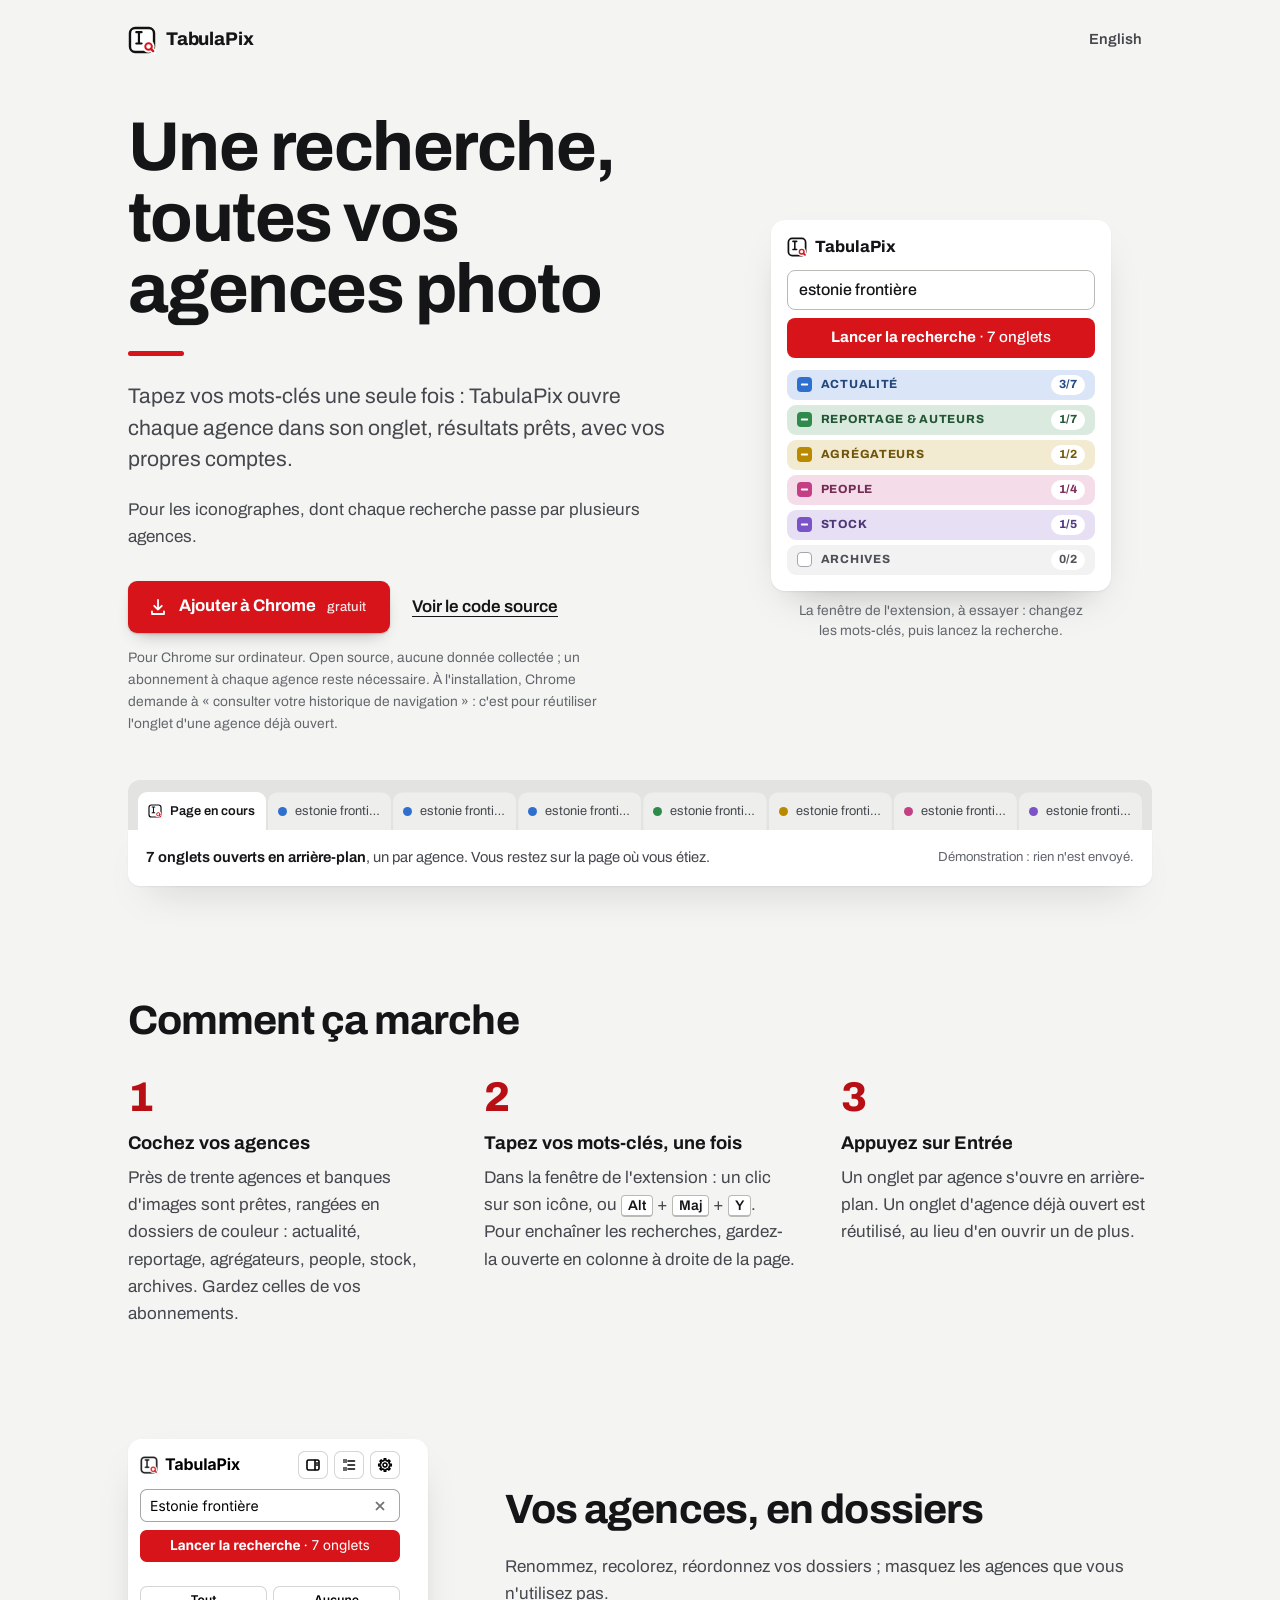
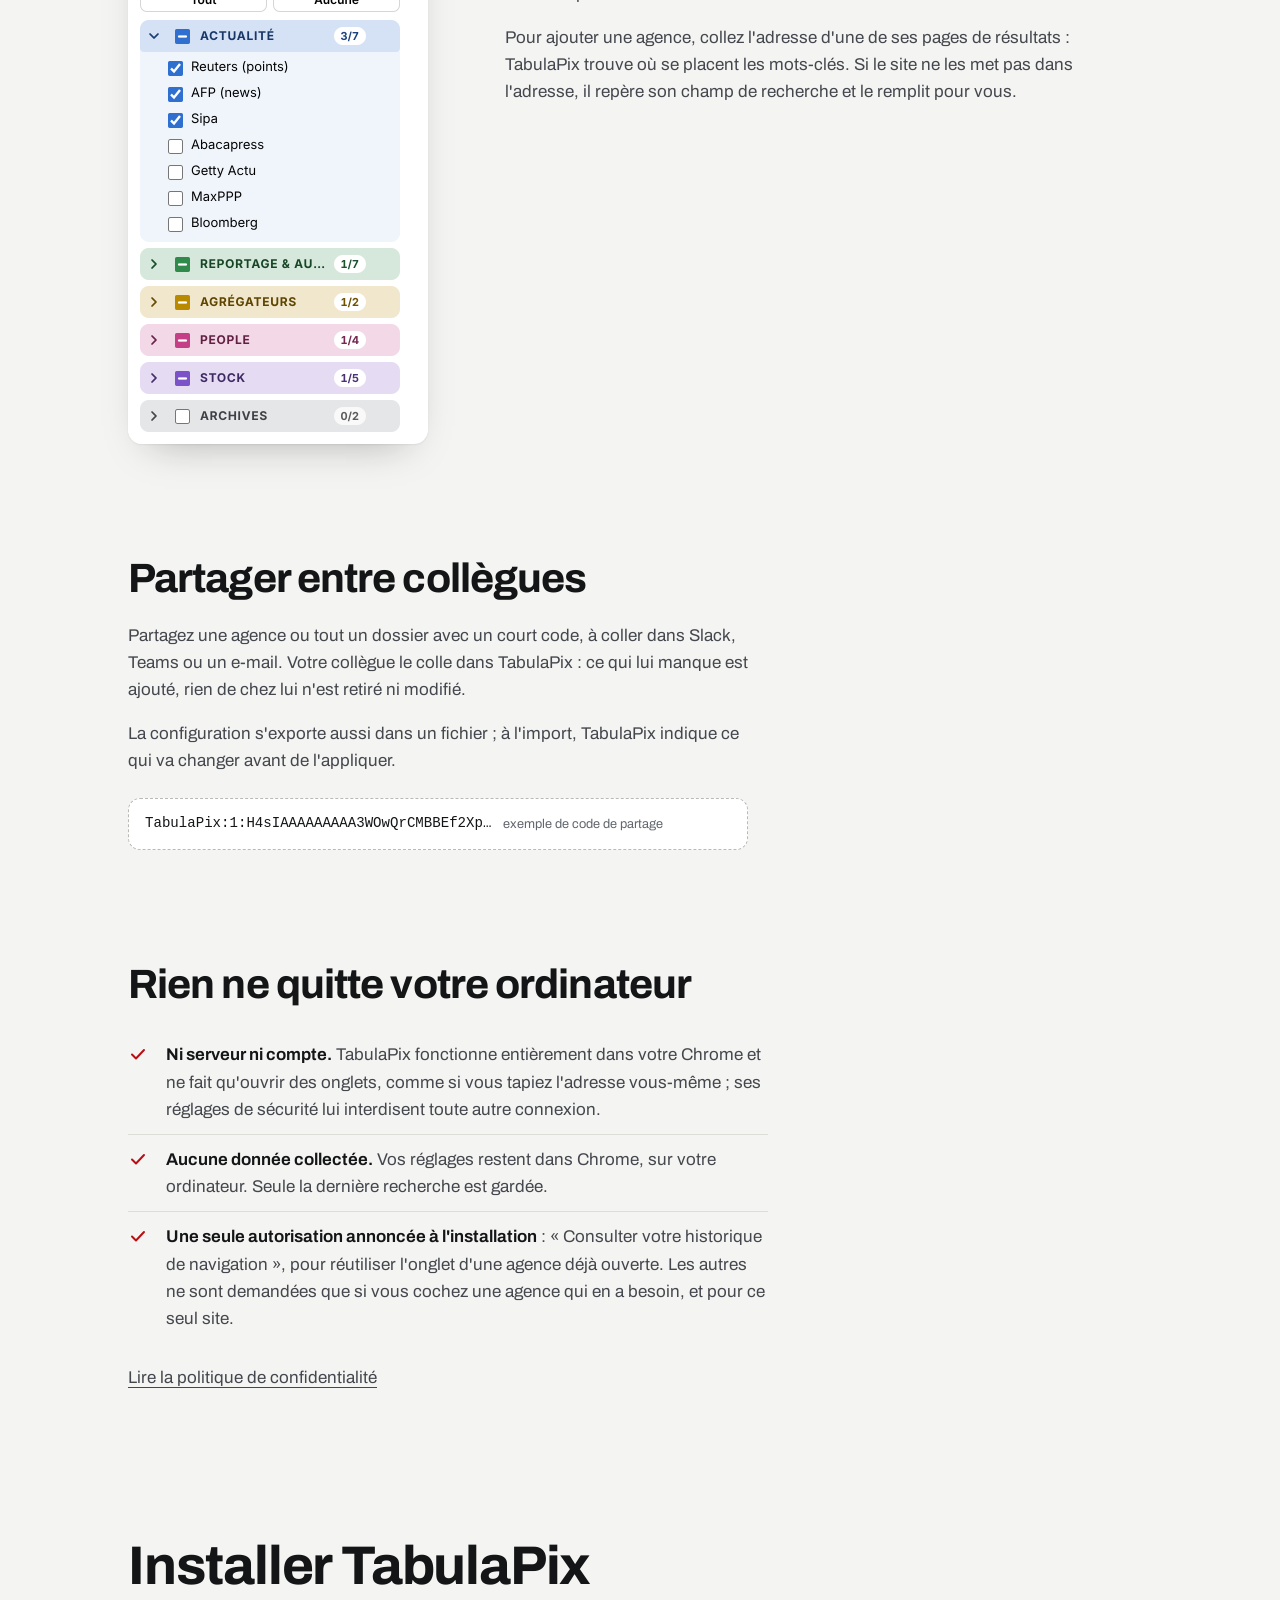
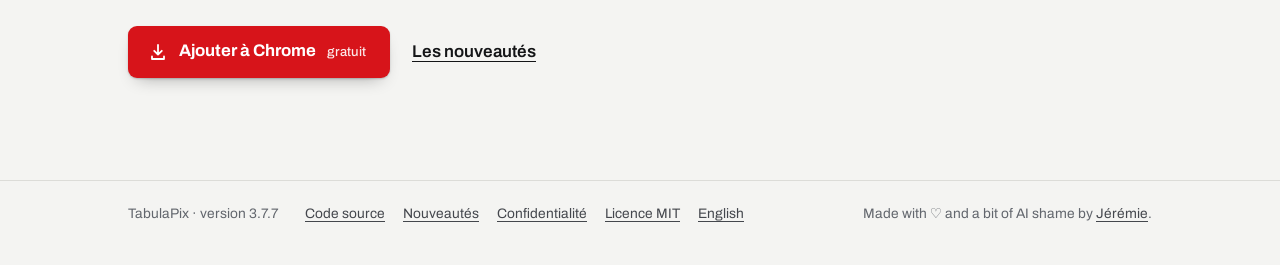
<file: docs/index.html>
<!doctype html>
<html lang="fr">
<head>
<meta charset="utf-8">
<meta name="viewport" content="width=device-width, initial-scale=1">
<title>Une recherche, toutes vos agences photo · TabulaPix pour Chrome</title>
<meta name="description" content="Extension Chrome pour iconographes : tapez vos mots-clés une fois, chaque agence photo s'ouvre dans son onglet. Gratuite, open source.">
<link rel="canonical" href="https://tabulapix.com/">
<link rel="alternate" hreflang="fr" href="https://tabulapix.com/">
<link rel="alternate" hreflang="en" href="https://tabulapix.com/en/">
<link rel="alternate" hreflang="x-default" href="https://tabulapix.com/">
<meta property="og:type" content="website">
<meta property="og:site_name" content="TabulaPix">
<meta property="og:title" content="Une recherche, toutes vos agences photo · TabulaPix pour Chrome">
<meta property="og:description" content="Tapez vos mots-clés une fois : TabulaPix ouvre chaque agence dans son onglet, avec vos propres comptes.">
<meta property="og:url" content="https://tabulapix.com/">
<meta property="og:image" content="https://tabulapix.com/assets/og-fr.png">
<meta property="og:image:width" content="1200">
<meta property="og:image:height" content="630">
<meta property="og:image:alt" content="TabulaPix : une recherche, toutes vos agences photo. La fenêtre de l'extension avec ses dossiers d'agences.">
<meta property="og:locale" content="fr_FR">
<meta property="og:locale:alternate" content="en_GB">
<meta name="twitter:card" content="summary_large_image">
<meta name="twitter:image:alt" content="TabulaPix : une recherche, toutes vos agences photo. La fenêtre de l'extension avec ses dossiers d'agences.">
<meta name="theme-color" content="#f4f4f2" media="(prefers-color-scheme: light)">
<meta name="theme-color" content="#121315" media="(prefers-color-scheme: dark)">
<link rel="icon" type="image/svg+xml" href="assets/tabulapix.svg">
<link rel="icon" type="image/png" sizes="32x32" href="assets/favicon-32.png">
<link rel="apple-touch-icon" href="assets/icon-128.png">
<link rel="preload" href="assets/fonts/archivo.woff2" as="font" type="font/woff2" crossorigin>
<link rel="stylesheet" href="assets/site.css">
<script type="application/ld+json">
{
  "@context": "https://schema.org",
  "@type": "SoftwareApplication",
  "name": "TabulaPix",
  "url": "https://tabulapix.com/",
  "description": "Extension Chrome pour iconographes : une recherche tapée une fois ouvre chaque agence photo dans son onglet, avec vos propres comptes.",
  "applicationCategory": "BrowserApplication",
  "operatingSystem": "Chrome",
  "softwareVersion": "3.7.7",
  "inLanguage": [
    "fr",
    "en"
  ],
  "isAccessibleForFree": true,
  "license": "https://opensource.org/licenses/MIT",
  "image": "https://tabulapix.com/assets/og-fr.png",
  "downloadUrl": "https://chromewebstore.google.com/detail/gdggcpmgjoaobfjlnbfmgfnjfgodgikp",
  "installUrl": "https://chromewebstore.google.com/detail/gdggcpmgjoaobfjlnbfmgfnjfgodgikp",
  "codeRepository": "https://github.com/jeremiejung/TabulaPix",
  "offers": {
    "@type": "Offer",
    "price": "0",
    "priceCurrency": "EUR"
  },
  "author": {
    "@type": "Person",
    "name": "Jérémie",
    "url": "https://www.jeremie.eu/"
  }
}
</script>
</head>
<body>
<a class="skip" href="#contenu">Aller au contenu</a>

<header class="wrap top">
  <a class="brand" href="./"><img src="assets/tabulapix.svg" alt="" width="28" height="28">TabulaPix</a>
  <a class="lang" href="en/" hreflang="en" lang="en">English</a>
</header>

<main id="contenu">
  <div class="wrap">
    <section class="hero" aria-labelledby="titre">
      <div>
        <h1 id="titre">Une recherche, toutes vos agences photo</h1>
        <span class="rule" aria-hidden="true"></span>
        <p class="lede">Tapez vos mots-clés une seule fois : TabulaPix ouvre chaque agence dans son onglet, résultats prêts, avec vos propres comptes.</p>
        <p>Pour les iconographes, dont chaque recherche passe par plusieurs agences.</p>
        <div class="actions">
          <a class="install" href="https://chromewebstore.google.com/detail/gdggcpmgjoaobfjlnbfmgfnjfgodgikp">
            <svg viewBox="0 0 20 20" fill="none" stroke="currentColor" stroke-width="1.8" stroke-linecap="round" stroke-linejoin="round" aria-hidden="true"><path d="M10 3v9.5M6.2 8.8 10 12.5l3.8-3.7M4 14.5V17h12v-2.5"/></svg>
            Ajouter à Chrome <small>gratuit</small>
          </a>
          <a class="secondary" href="https://github.com/jeremiejung/TabulaPix">Voir le code source</a>
        </div>
        <p class="fineprint">Pour Chrome sur ordinateur. Open source, aucune donnée collectée ; un abonnement à chaque agence reste nécessaire. À l'installation, Chrome demande à « consulter votre historique de navigation » : c'est pour réutiliser l'onglet d'une agence déjà ouvert.</p>
      </div>

      <figure class="demo">
        <div class="popup" role="group" aria-label="Démonstration de la fenêtre TabulaPix">
          <div class="head"><img src="assets/tabulapix.svg" alt="" width="20" height="20">TabulaPix</div>
          <form id="demo">
            <label for="demo-q">Mots-clés</label>
            <input id="demo-q" name="q" value="estonie frontière" autocomplete="off" spellcheck="false" maxlength="80">
            <button type="submit">Lancer la recherche <span>· 7 onglets</span></button>
          </form>
          <ul class="folders" aria-label="Dossiers">
            <li style="--fc: var(--c-blue)"><span class="box"><svg viewBox="0 0 12 12" fill="none" stroke="currentColor" stroke-width="2" stroke-linecap="round" stroke-linejoin="round" aria-hidden="true"><path d="M3 6h6"/></svg></span>Actualité<span class="count">3/7</span></li>
            <li style="--fc: var(--c-green)"><span class="box"><svg viewBox="0 0 12 12" fill="none" stroke="currentColor" stroke-width="2" stroke-linecap="round" stroke-linejoin="round" aria-hidden="true"><path d="M3 6h6"/></svg></span>Reportage &amp; auteurs<span class="count">1/7</span></li>
            <li style="--fc: var(--c-amber)"><span class="box"><svg viewBox="0 0 12 12" fill="none" stroke="currentColor" stroke-width="2" stroke-linecap="round" stroke-linejoin="round" aria-hidden="true"><path d="M3 6h6"/></svg></span>Agrégateurs<span class="count">1/2</span></li>
            <li style="--fc: var(--c-pink)"><span class="box"><svg viewBox="0 0 12 12" fill="none" stroke="currentColor" stroke-width="2" stroke-linecap="round" stroke-linejoin="round" aria-hidden="true"><path d="M3 6h6"/></svg></span>People<span class="count">1/4</span></li>
            <li style="--fc: var(--c-violet)"><span class="box"><svg viewBox="0 0 12 12" fill="none" stroke="currentColor" stroke-width="2" stroke-linecap="round" stroke-linejoin="round" aria-hidden="true"><path d="M3 6h6"/></svg></span>Stock<span class="count">1/5</span></li>
            <li class="off" style="--fc: var(--c-gray)"><span class="box"></span>Archives<span class="count">0/2</span></li>
          </ul>
        </div>
        <figcaption>La fenêtre de l'extension, à essayer : changez les mots-clés, puis lancez la recherche.</figcaption>
      </figure>
    </section>

    <div class="browser" aria-label="Ce que vous obtenez : un onglet par agence">
      <div class="tabbar" id="tabbar">
        <span class="tab current"><img src="assets/tabulapix.svg" alt="" width="14" height="14"><span class="t">Page en cours</span></span>
        <span class="tab" style="--fc: var(--c-blue)"><span class="dot"></span><span class="sr">Actualité : </span><span class="t">estonie frontière</span></span>
        <span class="tab" style="--fc: var(--c-blue)"><span class="dot"></span><span class="sr">Actualité : </span><span class="t">estonie frontière</span></span>
        <span class="tab" style="--fc: var(--c-blue)"><span class="dot"></span><span class="sr">Actualité : </span><span class="t">estonie frontière</span></span>
        <span class="tab" style="--fc: var(--c-green)"><span class="dot"></span><span class="sr">Reportage &amp; auteurs : </span><span class="t">estonie frontière</span></span>
        <span class="tab" style="--fc: var(--c-amber)"><span class="dot"></span><span class="sr">Agrégateurs : </span><span class="t">estonie frontière</span></span>
        <span class="tab" style="--fc: var(--c-pink)"><span class="dot"></span><span class="sr">People : </span><span class="t">estonie frontière</span></span>
        <span class="tab" style="--fc: var(--c-violet)"><span class="dot"></span><span class="sr">Stock : </span><span class="t">estonie frontière</span></span>
      </div>
      <div class="page" aria-live="polite">
        <span><b id="opened">7 onglets ouverts en arrière-plan</b>, un par agence. Vous restez sur la page où vous étiez.</span>
        <span class="note">Démonstration : rien n'est envoyé.</span>
      </div>
    </div>

    <section class="block" aria-labelledby="comment">
      <h2 id="comment">Comment ça marche</h2>
      <ol class="steps">
        <li><b>Cochez vos agences</b><span>Près de trente agences et banques d'images sont prêtes, rangées en dossiers de couleur : actualité, reportage, agrégateurs, people, stock, archives. Gardez celles de vos abonnements.</span></li>
        <li><b>Tapez vos mots-clés, une fois</b><span>Dans la fenêtre de l'extension : un clic sur son icône, ou <kbd>Alt</kbd> + <kbd>Maj</kbd> + <kbd>Y</kbd>. Pour enchaîner les recherches, gardez-la ouverte en colonne à droite de la page.</span></li>
        <li><b>Appuyez sur Entrée</b><span>Un onglet par agence s'ouvre en arrière-plan. Un onglet d'agence déjà ouvert est réutilisé, au lieu d'en ouvrir un de plus.</span></li>
      </ol>
    </section>

    <section class="block split" aria-labelledby="rangees">
      <div class="shot"><img src="assets/popup-fr.png" width="284" height="605" alt="La fenêtre de TabulaPix : le champ des mots-clés, le bouton « Lancer la recherche · 7 onglets », puis le dossier Actualité déplié avec ses agences, trois cochées, et les dossiers Reportage &amp; auteurs, Agrégateurs, People, Stock et Archives repliés." loading="lazy"></div>
      <div>
        <h2 id="rangees">Vos agences, en dossiers</h2>
        <p>Renommez, recolorez, réordonnez vos dossiers ; masquez les agences que vous n'utilisez pas.</p>
        <p>Pour ajouter une agence, collez l'adresse d'une de ses pages de résultats : TabulaPix trouve où se placent les mots-clés. Si le site ne les met pas dans l'adresse, il repère son champ de recherche et le remplit pour vous.</p>
      </div>
    </section>

    <section class="block" aria-labelledby="partage">
      <h2 id="partage">Partager entre collègues</h2>
      <p>Partagez une agence ou tout un dossier avec un court code, à coller dans Slack, Teams ou un e-mail. Votre collègue le colle dans TabulaPix : ce qui lui manque est ajouté, rien de chez lui n'est retiré ni modifié.</p>
      <p>La configuration s'exporte aussi dans un fichier ; à l'import, TabulaPix indique ce qui va changer avant de l'appliquer.</p>
      <p class="code"><code>TabulaPix:1:H4sIAAAAAAAAA3WOwQrCMBBEf2Xp…</code><span>exemple de code de partage</span></p>
    </section>

    <section class="block" aria-labelledby="confidentialite">
      <h2 id="confidentialite">Rien ne quitte votre ordinateur</h2>
      <ul class="checks">
        <li><svg viewBox="0 0 20 20" fill="none" stroke="currentColor" stroke-width="2" stroke-linecap="round" stroke-linejoin="round" aria-hidden="true"><path d="M4 10.5 8 14.5 16 6"/></svg><span><b>Ni serveur ni compte.</b> TabulaPix fonctionne entièrement dans votre Chrome et ne fait qu'ouvrir des onglets, comme si vous tapiez l'adresse vous-même ; ses réglages de sécurité lui interdisent toute autre connexion.</span></li>
        <li><svg viewBox="0 0 20 20" fill="none" stroke="currentColor" stroke-width="2" stroke-linecap="round" stroke-linejoin="round" aria-hidden="true"><path d="M4 10.5 8 14.5 16 6"/></svg><span><b>Aucune donnée collectée.</b> Vos réglages restent dans Chrome, sur votre ordinateur. Seule la dernière recherche est gardée.</span></li>
        <li><svg viewBox="0 0 20 20" fill="none" stroke="currentColor" stroke-width="2" stroke-linecap="round" stroke-linejoin="round" aria-hidden="true"><path d="M4 10.5 8 14.5 16 6"/></svg><span><b>Une seule autorisation annoncée à l'installation</b> : « Consulter votre historique de navigation », pour réutiliser l'onglet d'une agence déjà ouverte. Les autres ne sont demandées que si vous cochez une agence qui en a besoin, et pour ce seul site.</span></li>
      </ul>
      <p class="more"><a href="https://github.com/jeremiejung/TabulaPix/blob/main/PRIVACY.md">Lire la politique de confidentialité</a></p>
    </section>

    <section class="close" aria-labelledby="fin">
      <h2 id="fin">Installer TabulaPix</h2>
      <div class="actions">
        <a class="install" href="https://chromewebstore.google.com/detail/gdggcpmgjoaobfjlnbfmgfnjfgodgikp">
          <svg viewBox="0 0 20 20" fill="none" stroke="currentColor" stroke-width="1.8" stroke-linecap="round" stroke-linejoin="round" aria-hidden="true"><path d="M10 3v9.5M6.2 8.8 10 12.5l3.8-3.7M4 14.5V17h12v-2.5"/></svg>
          Ajouter à Chrome <small>gratuit</small>
        </a>
        <a class="secondary" href="https://github.com/jeremiejung/TabulaPix/blob/main/CHANGELOG.fr.md">Les nouveautés</a>
      </div>
    </section>
  </div>
</main>

<footer>
  <div class="wrap">
    <span>TabulaPix · version 3.7.7</span>
    <nav aria-label="Liens">
      <a href="https://github.com/jeremiejung/TabulaPix">Code source</a>
      <a href="https://github.com/jeremiejung/TabulaPix/blob/main/CHANGELOG.fr.md">Nouveautés</a>
      <a href="https://github.com/jeremiejung/TabulaPix/blob/main/PRIVACY.md">Confidentialité</a>
      <a href="https://github.com/jeremiejung/TabulaPix/blob/main/LICENSE">Licence MIT</a>
      <a href="en/" hreflang="en" lang="en">English</a>
    </nav>
    <span class="sig">Made with ♡ and a bit of AI shame by <a href="https://www.jeremie.eu/">Jérémie</a>.</span>
  </div>
</footer>
<script src="assets/demo.js" defer></script>
</body>
</html>
</file>
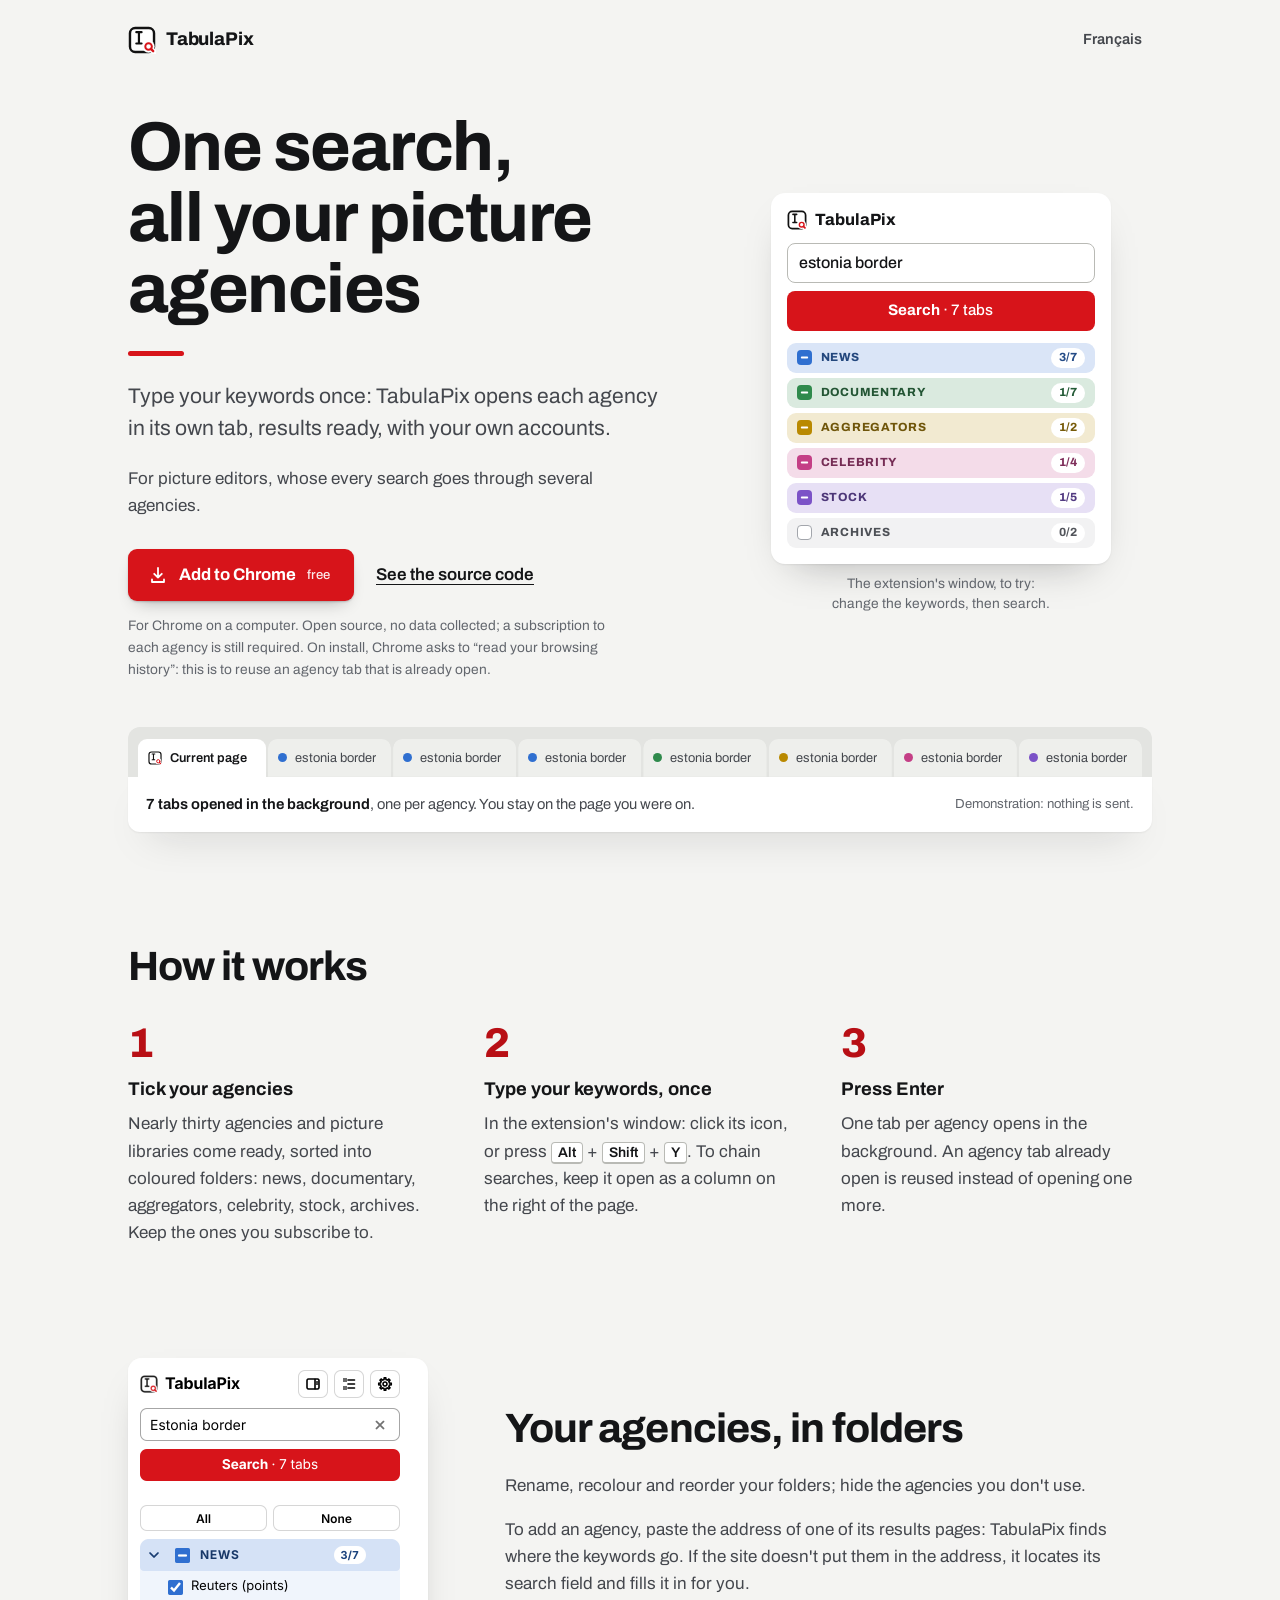
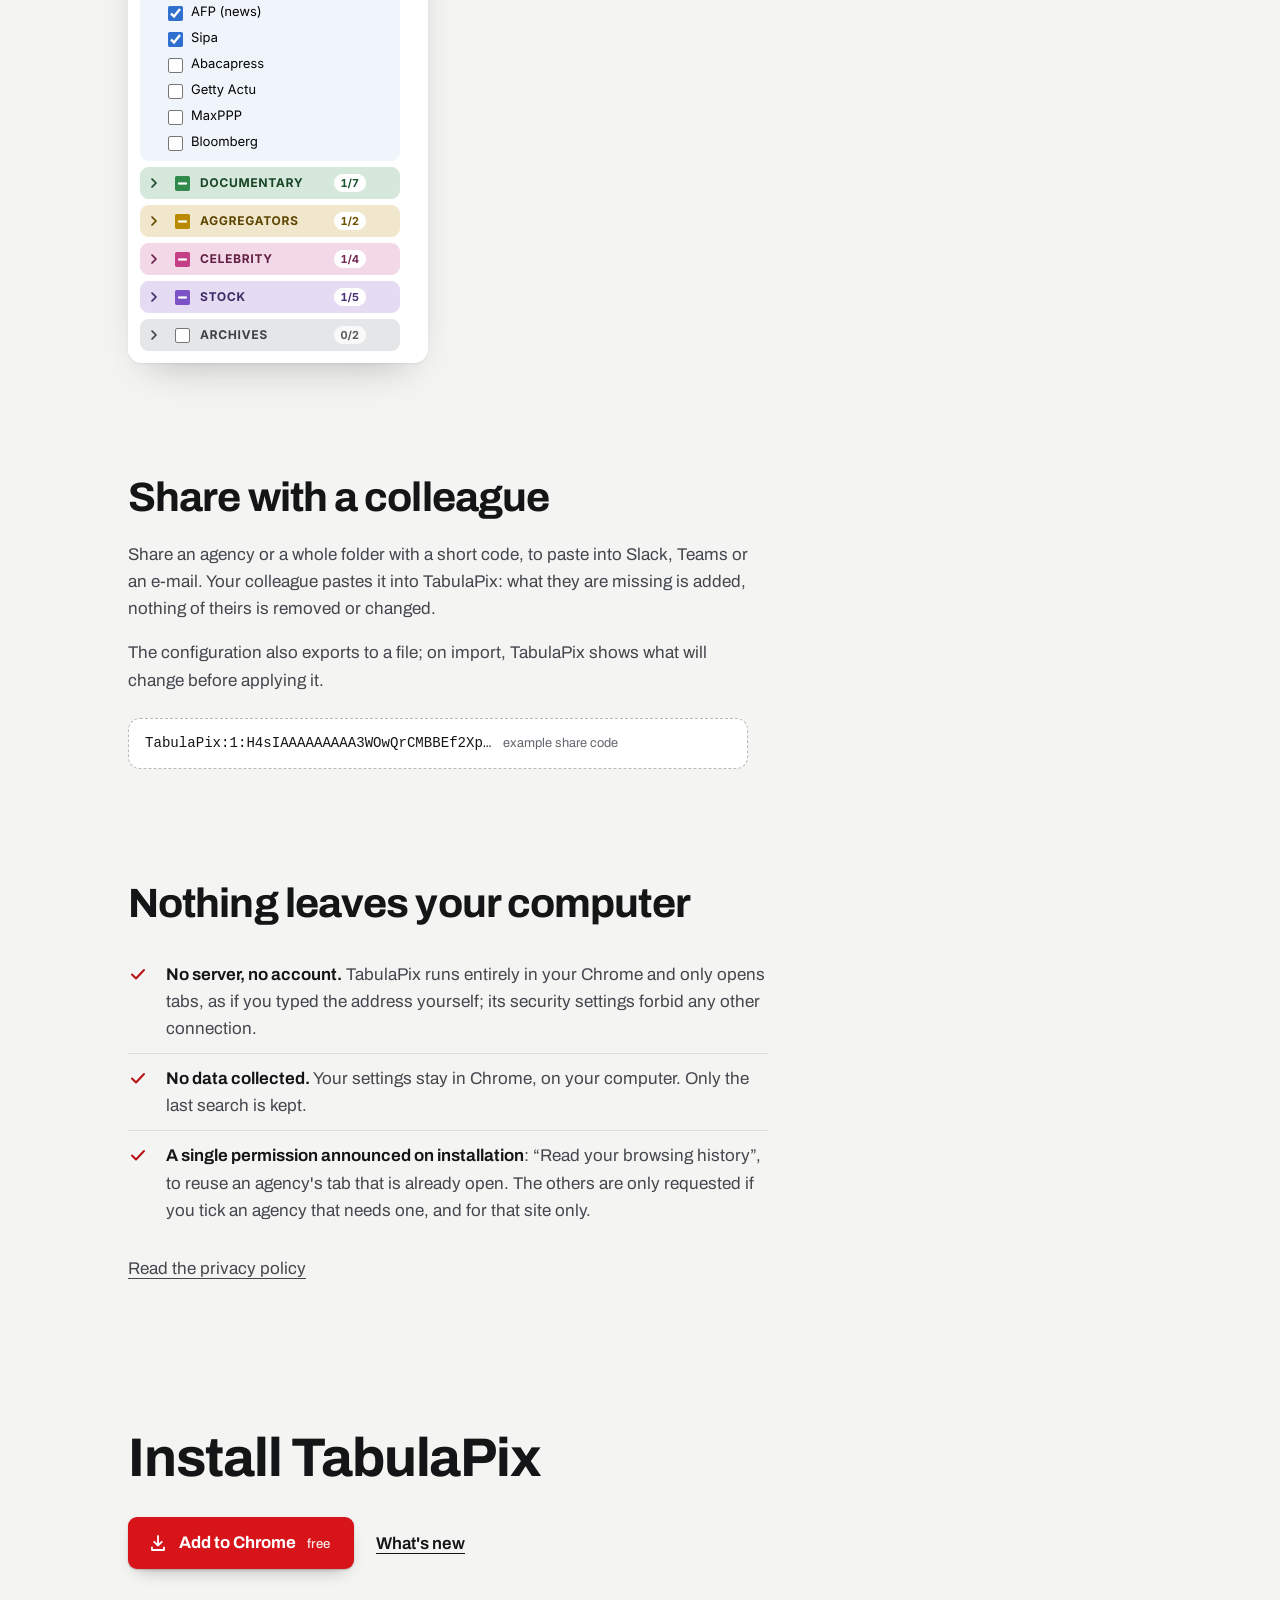
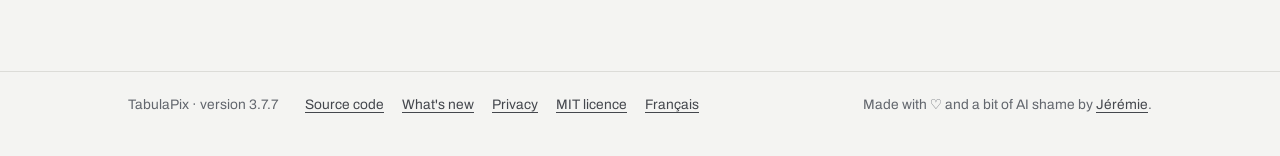
<file: docs/en/index.html>
<!doctype html>
<html lang="en">
<head>
<meta charset="utf-8">
<meta name="viewport" content="width=device-width, initial-scale=1">
<title>One search, all your picture agencies · TabulaPix for Chrome</title>
<meta name="description" content="Chrome extension for picture editors: type your keywords once, each picture agency opens in its own tab. Free and open source.">
<link rel="canonical" href="https://tabulapix.com/en/">
<link rel="alternate" hreflang="fr" href="https://tabulapix.com/">
<link rel="alternate" hreflang="en" href="https://tabulapix.com/en/">
<link rel="alternate" hreflang="x-default" href="https://tabulapix.com/">
<meta property="og:type" content="website">
<meta property="og:site_name" content="TabulaPix">
<meta property="og:title" content="One search, all your picture agencies · TabulaPix for Chrome">
<meta property="og:description" content="Type your keywords once: TabulaPix opens each agency in its own tab, with your own accounts.">
<meta property="og:url" content="https://tabulapix.com/en/">
<meta property="og:image" content="https://tabulapix.com/assets/og-en.png">
<meta property="og:image:width" content="1200">
<meta property="og:image:height" content="630">
<meta property="og:image:alt" content="TabulaPix: one search, all your picture agencies. The extension's window with its agency folders.">
<meta property="og:locale" content="en_GB">
<meta property="og:locale:alternate" content="fr_FR">
<meta name="twitter:card" content="summary_large_image">
<meta name="twitter:image:alt" content="TabulaPix: one search, all your picture agencies. The extension's window with its agency folders.">
<meta name="theme-color" content="#f4f4f2" media="(prefers-color-scheme: light)">
<meta name="theme-color" content="#121315" media="(prefers-color-scheme: dark)">
<link rel="icon" type="image/svg+xml" href="../assets/tabulapix.svg">
<link rel="icon" type="image/png" sizes="32x32" href="../assets/favicon-32.png">
<link rel="apple-touch-icon" href="../assets/icon-128.png">
<link rel="preload" href="../assets/fonts/archivo.woff2" as="font" type="font/woff2" crossorigin>
<link rel="stylesheet" href="../assets/site.css">
<script type="application/ld+json">
{
  "@context": "https://schema.org",
  "@type": "SoftwareApplication",
  "name": "TabulaPix",
  "url": "https://tabulapix.com/en/",
  "description": "Chrome extension for picture editors: a search typed once opens each picture agency in its own tab, with your own accounts.",
  "applicationCategory": "BrowserApplication",
  "operatingSystem": "Chrome",
  "softwareVersion": "3.7.7",
  "inLanguage": [
    "fr",
    "en"
  ],
  "isAccessibleForFree": true,
  "license": "https://opensource.org/licenses/MIT",
  "image": "https://tabulapix.com/assets/og-en.png",
  "downloadUrl": "https://chromewebstore.google.com/detail/gdggcpmgjoaobfjlnbfmgfnjfgodgikp?hl=en",
  "installUrl": "https://chromewebstore.google.com/detail/gdggcpmgjoaobfjlnbfmgfnjfgodgikp?hl=en",
  "codeRepository": "https://github.com/jeremiejung/TabulaPix",
  "offers": {
    "@type": "Offer",
    "price": "0",
    "priceCurrency": "EUR"
  },
  "author": {
    "@type": "Person",
    "name": "Jérémie",
    "url": "https://www.jeremie.eu/"
  }
}
</script>
</head>
<body>
<a class="skip" href="#contenu">Skip to content</a>

<header class="wrap top">
  <a class="brand" href="./"><img src="../assets/tabulapix.svg" alt="" width="28" height="28">TabulaPix</a>
  <a class="lang" href="../" hreflang="fr" lang="fr">Français</a>
</header>

<main id="contenu">
  <div class="wrap">
    <section class="hero" aria-labelledby="titre">
      <div>
        <h1 id="titre">One search, all your picture agencies</h1>
        <span class="rule" aria-hidden="true"></span>
        <p class="lede">Type your keywords once: TabulaPix opens each agency in its own tab, results ready, with your own accounts.</p>
        <p>For picture editors, whose every search goes through several agencies.</p>
        <div class="actions">
          <a class="install" href="https://chromewebstore.google.com/detail/gdggcpmgjoaobfjlnbfmgfnjfgodgikp?hl=en">
            <svg viewBox="0 0 20 20" fill="none" stroke="currentColor" stroke-width="1.8" stroke-linecap="round" stroke-linejoin="round" aria-hidden="true"><path d="M10 3v9.5M6.2 8.8 10 12.5l3.8-3.7M4 14.5V17h12v-2.5"/></svg>
            Add to Chrome <small>free</small>
          </a>
          <a class="secondary" href="https://github.com/jeremiejung/TabulaPix">See the source code</a>
        </div>
        <p class="fineprint">For Chrome on a computer. Open source, no data collected; a subscription to each agency is still required. On install, Chrome asks to “read your browsing history”: this is to reuse an agency tab that is already open.</p>
      </div>

      <figure class="demo">
        <div class="popup" role="group" aria-label="Demonstration of the TabulaPix window">
          <div class="head"><img src="../assets/tabulapix.svg" alt="" width="20" height="20">TabulaPix</div>
          <form id="demo">
            <label for="demo-q">Keywords</label>
            <input id="demo-q" name="q" value="estonia border" autocomplete="off" spellcheck="false" maxlength="80">
            <button type="submit">Search <span>· 7 tabs</span></button>
          </form>
          <ul class="folders" aria-label="Folders">
            <li style="--fc: var(--c-blue)"><span class="box"><svg viewBox="0 0 12 12" fill="none" stroke="currentColor" stroke-width="2" stroke-linecap="round" stroke-linejoin="round" aria-hidden="true"><path d="M3 6h6"/></svg></span>News<span class="count">3/7</span></li>
            <li style="--fc: var(--c-green)"><span class="box"><svg viewBox="0 0 12 12" fill="none" stroke="currentColor" stroke-width="2" stroke-linecap="round" stroke-linejoin="round" aria-hidden="true"><path d="M3 6h6"/></svg></span>Documentary<span class="count">1/7</span></li>
            <li style="--fc: var(--c-amber)"><span class="box"><svg viewBox="0 0 12 12" fill="none" stroke="currentColor" stroke-width="2" stroke-linecap="round" stroke-linejoin="round" aria-hidden="true"><path d="M3 6h6"/></svg></span>Aggregators<span class="count">1/2</span></li>
            <li style="--fc: var(--c-pink)"><span class="box"><svg viewBox="0 0 12 12" fill="none" stroke="currentColor" stroke-width="2" stroke-linecap="round" stroke-linejoin="round" aria-hidden="true"><path d="M3 6h6"/></svg></span>Celebrity<span class="count">1/4</span></li>
            <li style="--fc: var(--c-violet)"><span class="box"><svg viewBox="0 0 12 12" fill="none" stroke="currentColor" stroke-width="2" stroke-linecap="round" stroke-linejoin="round" aria-hidden="true"><path d="M3 6h6"/></svg></span>Stock<span class="count">1/5</span></li>
            <li class="off" style="--fc: var(--c-gray)"><span class="box"></span>Archives<span class="count">0/2</span></li>
          </ul>
        </div>
        <figcaption>The extension's window, to try: change the keywords, then search.</figcaption>
      </figure>
    </section>

    <div class="browser" aria-label="What you get: one tab per agency">
      <div class="tabbar" id="tabbar">
        <span class="tab current"><img src="../assets/tabulapix.svg" alt="" width="14" height="14"><span class="t">Current page</span></span>
        <span class="tab" style="--fc: var(--c-blue)"><span class="dot"></span><span class="sr">News: </span><span class="t">estonia border</span></span>
        <span class="tab" style="--fc: var(--c-blue)"><span class="dot"></span><span class="sr">News: </span><span class="t">estonia border</span></span>
        <span class="tab" style="--fc: var(--c-blue)"><span class="dot"></span><span class="sr">News: </span><span class="t">estonia border</span></span>
        <span class="tab" style="--fc: var(--c-green)"><span class="dot"></span><span class="sr">Documentary: </span><span class="t">estonia border</span></span>
        <span class="tab" style="--fc: var(--c-amber)"><span class="dot"></span><span class="sr">Aggregators: </span><span class="t">estonia border</span></span>
        <span class="tab" style="--fc: var(--c-pink)"><span class="dot"></span><span class="sr">Celebrity: </span><span class="t">estonia border</span></span>
        <span class="tab" style="--fc: var(--c-violet)"><span class="dot"></span><span class="sr">Stock: </span><span class="t">estonia border</span></span>
      </div>
      <div class="page" aria-live="polite">
        <span><b id="opened">7 tabs opened in the background</b>, one per agency. You stay on the page you were on.</span>
        <span class="note">Demonstration: nothing is sent.</span>
      </div>
    </div>

    <section class="block" aria-labelledby="comment">
      <h2 id="comment">How it works</h2>
      <ol class="steps">
        <li><b>Tick your agencies</b><span>Nearly thirty agencies and picture libraries come ready, sorted into coloured folders: news, documentary, aggregators, celebrity, stock, archives. Keep the ones you subscribe to.</span></li>
        <li><b>Type your keywords, once</b><span>In the extension's window: click its icon, or press <kbd>Alt</kbd> + <kbd>Shift</kbd> + <kbd>Y</kbd>. To chain searches, keep it open as a column on the right of the page.</span></li>
        <li><b>Press Enter</b><span>One tab per agency opens in the background. An agency tab already open is reused instead of opening one more.</span></li>
      </ol>
    </section>

    <section class="block split" aria-labelledby="rangees">
      <div class="shot"><img src="../assets/popup-en.png" width="284" height="605" alt="The TabulaPix window: the keywords field, the “Search · 7 tabs” button, then the News folder open with its agencies, three ticked, and the Documentary, Aggregators, Celebrity, Stock and Archives folders collapsed." loading="lazy"></div>
      <div>
        <h2 id="rangees">Your agencies, in folders</h2>
        <p>Rename, recolour and reorder your folders; hide the agencies you don't use.</p>
        <p>To add an agency, paste the address of one of its results pages: TabulaPix finds where the keywords go. If the site doesn't put them in the address, it locates its search field and fills it in for you.</p>
      </div>
    </section>

    <section class="block" aria-labelledby="partage">
      <h2 id="partage">Share with a colleague</h2>
      <p>Share an agency or a whole folder with a short code, to paste into Slack, Teams or an e-mail. Your colleague pastes it into TabulaPix: what they are missing is added, nothing of theirs is removed or changed.</p>
      <p>The configuration also exports to a file; on import, TabulaPix shows what will change before applying it.</p>
      <p class="code"><code>TabulaPix:1:H4sIAAAAAAAAA3WOwQrCMBBEf2Xp…</code><span>example share code</span></p>
    </section>

    <section class="block" aria-labelledby="confidentialite">
      <h2 id="confidentialite">Nothing leaves your computer</h2>
      <ul class="checks">
        <li><svg viewBox="0 0 20 20" fill="none" stroke="currentColor" stroke-width="2" stroke-linecap="round" stroke-linejoin="round" aria-hidden="true"><path d="M4 10.5 8 14.5 16 6"/></svg><span><b>No server, no account.</b> TabulaPix runs entirely in your Chrome and only opens tabs, as if you typed the address yourself; its security settings forbid any other connection.</span></li>
        <li><svg viewBox="0 0 20 20" fill="none" stroke="currentColor" stroke-width="2" stroke-linecap="round" stroke-linejoin="round" aria-hidden="true"><path d="M4 10.5 8 14.5 16 6"/></svg><span><b>No data collected.</b> Your settings stay in Chrome, on your computer. Only the last search is kept.</span></li>
        <li><svg viewBox="0 0 20 20" fill="none" stroke="currentColor" stroke-width="2" stroke-linecap="round" stroke-linejoin="round" aria-hidden="true"><path d="M4 10.5 8 14.5 16 6"/></svg><span><b>A single permission announced on installation</b>: “Read your browsing history”, to reuse an agency's tab that is already open. The others are only requested if you tick an agency that needs one, and for that site only.</span></li>
      </ul>
      <p class="more"><a href="https://github.com/jeremiejung/TabulaPix/blob/main/PRIVACY.md">Read the privacy policy</a></p>
    </section>

    <section class="close" aria-labelledby="fin">
      <h2 id="fin">Install TabulaPix</h2>
      <div class="actions">
        <a class="install" href="https://chromewebstore.google.com/detail/gdggcpmgjoaobfjlnbfmgfnjfgodgikp?hl=en">
          <svg viewBox="0 0 20 20" fill="none" stroke="currentColor" stroke-width="1.8" stroke-linecap="round" stroke-linejoin="round" aria-hidden="true"><path d="M10 3v9.5M6.2 8.8 10 12.5l3.8-3.7M4 14.5V17h12v-2.5"/></svg>
          Add to Chrome <small>free</small>
        </a>
        <a class="secondary" href="https://github.com/jeremiejung/TabulaPix/blob/main/CHANGELOG.md">What's new</a>
      </div>
    </section>
  </div>
</main>

<footer>
  <div class="wrap">
    <span>TabulaPix · version 3.7.7</span>
    <nav aria-label="Links">
      <a href="https://github.com/jeremiejung/TabulaPix">Source code</a>
      <a href="https://github.com/jeremiejung/TabulaPix/blob/main/CHANGELOG.md">What's new</a>
      <a href="https://github.com/jeremiejung/TabulaPix/blob/main/PRIVACY.md">Privacy</a>
      <a href="https://github.com/jeremiejung/TabulaPix/blob/main/LICENSE">MIT licence</a>
      <a href="../" hreflang="fr" lang="fr">Français</a>
    </nav>
    <span class="sig">Made with ♡ and a bit of AI shame by <a href="https://www.jeremie.eu/">Jérémie</a>.</span>
  </div>
</footer>
<script src="../assets/demo.js" defer></script>
</body>
</html>
</file>
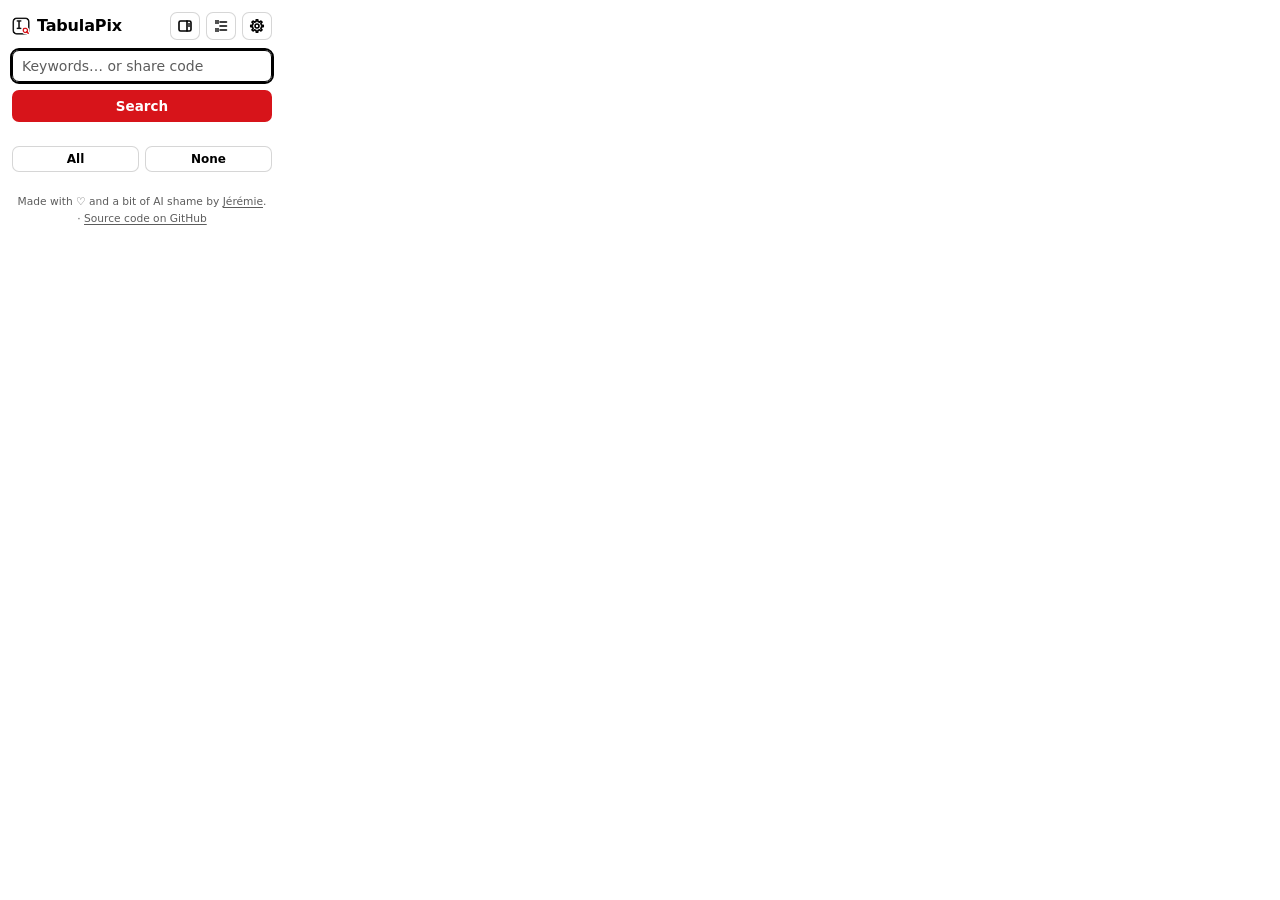
<file: extension/popup.html>
<!doctype html>
<html lang="fr">
<head>
  <meta charset="utf-8">
  <title>TabulaPix</title>
  <link rel="stylesheet" href="popup.css">
</head>
<body>
  <main>
  <form id="form" role="search" aria-label="TabulaPix">
    <!-- En-tête de la recherche : reste visible quand la liste défile -->
    <div id="masthead" class="masthead">
      <header>
        <h1 class="brand"><img src="icons/icon-32.png" alt="">TabulaPix</h1>
        <button type="button" id="pin" class="icon-btn" title="Garder TabulaPix ouvert dans une colonne" aria-label="Garder TabulaPix ouvert dans une colonne" data-i18n-title="main.pin.title"><svg viewBox="0 0 16 16" aria-hidden="true" focusable="false"><rect x="2" y="3" width="12" height="10" rx="1.6"/><path d="M10 3v10"/><path d="M11.6 6h.9M11.6 8h.9"/></svg></button>
        <button type="button" id="organize" class="icon-btn" aria-pressed="false" title="Organiser et modifier" aria-label="Organiser et modifier" data-i18n-title="main.organize"><svg viewBox="0 0 16 16" aria-hidden="true" focusable="false"><path d="M7 4h6.5M7 8h6.5M7 12h6.5"/><g fill="currentColor" stroke="none"><circle cx="3" cy="3" r=".9"/><circle cx="5" cy="3" r=".9"/><circle cx="3" cy="5" r=".9"/><circle cx="5" cy="5" r=".9"/><circle cx="3" cy="11" r=".9"/><circle cx="5" cy="11" r=".9"/><circle cx="3" cy="13" r=".9"/><circle cx="5" cy="13" r=".9"/></g></svg><span class="lbl" data-i18n="main.organize.label">Organiser</span><span class="done" data-i18n="main.organize.done">Terminé</span></button>
        <button type="button" id="settings" class="icon-btn" title="Options" aria-label="Options" data-i18n-title="main.settings"><svg viewBox="0 0 16 16" aria-hidden="true" focusable="false"><path d="M12.51 7.09 L14.25 7.18 L14.25 8.82 L12.51 8.91 L11.83 10.54 L12.99 11.84 L11.84 12.99 L10.54 11.83 L8.91 12.51 L8.82 14.25 L7.18 14.25 L7.09 12.51 L5.46 11.83 L4.16 12.99 L3.01 11.84 L4.17 10.54 L3.49 8.91 L1.75 8.82 L1.75 7.18 L3.49 7.09 L4.17 5.46 L3.01 4.16 L4.16 3.01 L5.46 4.17 L7.09 3.49 L7.18 1.75 L8.82 1.75 L8.91 3.49 L10.54 4.17 L11.84 3.01 L12.99 4.16 L11.83 5.46Z"/><circle cx="8" cy="8" r="2"/></svg><span class="lbl" data-i18n="main.settings">Options</span></button>
      </header>
      <p id="headMsg" class="status err" role="alert"></p>
      <input id="q" type="search" placeholder="Mots-clés… ou code de partage" data-i18n-placeholder="main.keywords" autocomplete="off" autofocus required>
      <button type="submit" id="go"><span data-i18n="main.go">Lancer la recherche</span> <span id="goCount" class="go-count"></span><span class="go-paused" data-i18n="main.paused">Recherche en pause</span></button>
      <!-- Ligne d'état : confirmation de recherche, puis proposition des groupes (hauteur réservée dans la colonne) -->
      <div id="statusSlot" class="status-slot">
        <p id="msg" role="status"></p>
        <p id="tgOffer" class="tg-offer" hidden><span data-i18n="tg.offer">Regrouper les onglets par dossier ?</span> <span class="tg-actions"><button type="button" id="tgYes" class="link inline" data-i18n="tg.yes">Activer</button> · <button type="button" id="tgNo" class="link inline" data-i18n="tg.no">Non merci</button></span></p>
      </div>
    </div>
    <div class="bar quick">
      <button type="button" id="all" data-i18n="main.all">Tout</button>
      <button type="button" id="none" data-i18n="main.none">Aucune</button>
    </div>
    <div id="permBanner" class="perm-banner" role="status" hidden>
      <p id="permText"></p>
      <button type="button" id="permBtn" data-i18n="perm.authorize">Autoriser</button>
    </div>
    <details class="organize-help">
      <summary data-i18n="main.organize.short">Glissez pour ranger · Échap</summary>
      <p data-i18n="main.organize.help">Glissez une agence par sa poignée, entre deux agences ou sur un dossier.</p>
    </details>
    <p id="organizeKbd" class="sr-only" data-i18n="main.organize.kbd">Alt + ↑ / ↓ pour déplacer.</p>
    <p id="live" class="sr-only" aria-live="polite"></p>
    <ul id="list"></ul>
  </form>

  <section id="editorView" hidden>
    <header>
      <h1 id="editorTitle" data-i18n="ed.addTitle">Ajouter une agence</h1>
      <button type="button" id="edBack"><svg viewBox="0 0 16 16" aria-hidden="true" focusable="false"><path d="M13 8H3.5M7.5 4L3.5 8l4 4"/></svg><span data-i18n="opt.back">Retour</span></button>
    </header>

    <!-- Étape 1 : détection -->
    <!-- Après détection (ajout) : l'étape 1 se résume en une ligne -->
    <p id="step1Summary" class="step-summary" hidden><span id="step1Text"></span> <button type="button" id="step1Edit" class="link inline" data-i18n="ed.step1.edit">Modifier</button></p>
    <div id="step1">
      <p class="help" data-i18n="ed.step1.help">Faites une recherche sur le site de l'agence, puis collez ici l'adresse de la page de résultats et les mots-clés que vous avez tapés.</p>
      <p class="help" id="shareHint" data-i18n="ed.shareHint">Code de partage reçu ? Collez-le dans « Page de résultats », même si elle est déjà remplie.</p>
      <div class="field">
        <label for="detUrl" data-i18n="ed.detUrl">Page de résultats</label>
        <input id="detUrl" autocomplete="off" spellcheck="false" placeholder="https://… (ou un code de partage)" data-i18n-placeholder="ed.detUrl.placeholder">
      </div>
      <div class="field">
        <label for="detQ" data-i18n="ed.detQ">Mots-clés cherchés</label>
        <input id="detQ" autocomplete="off" placeholder="ex. Estonie frontière" data-i18n-placeholder="ed.detQ.placeholder">
      </div>
      <button type="button" id="detectBtn" class="primary" data-i18n="ed.detect">Détecter</button>
      <p id="detectMsg" class="status" role="status"></p>
      <button type="button" id="manualLink" class="link" data-i18n="ed.manual">Saisir l'adresse à la main</button>
    </div>

    <!-- Étape 2 : vérification, puis ajout -->
    <form id="addForm" novalidate hidden>
      <p id="step2Msg" class="status ok" role="status"></p>
      <div class="field">
        <label for="newName" data-i18n="ed.name">Nom</label>
        <input id="newName" maxlength="40" autocomplete="off" aria-describedby="nameErr">
        <p class="status err field-err" id="nameErr"></p>
      </div>
      <div class="field">
        <label for="newFolder" data-i18n="ed.folder">Dossier</label>
        <select id="newFolder"><option value="" data-i18n="ed.folder.none">Aucun</option></select>
      </div>
      <div class="field">
        <label for="newUrl" id="urlLabel">Adresse de recherche</label>
        <input id="newUrl" maxlength="2000" autocomplete="off" spellcheck="false" placeholder="https://…{q}…" aria-describedby="urlErr">
        <p class="status err field-err" id="urlErr"></p>
        <p class="help" id="urlHelp" data-i18n-html="ed.url.help">Vos mots-clés y sont remplacés par <code>{q}</code>.</p>
      </div>

      <!-- Si les mots-clés ne passent pas par l'adresse : remplir le champ du site -->
      <div class="fillbox" id="fillBox" hidden>
        <p class="help" data-i18n="ed.fill.help">TabulaPix ouvrira cette page, tapera les mots-clés dans le champ de recherche du site et cliquera sur son bouton. Montrez-lui où ils se trouvent :</p>
        <ul class="checks">
          <li id="chkField"><span class="mark" aria-hidden="true"></span> Champ de recherche</li>
          <li id="chkButton"><span class="mark" aria-hidden="true"></span> Bouton de recherche</li>
        </ul>
        <button type="button" id="pickBtn" class="secondary" data-i18n="ed.pick">Repérer le champ sur le site</button>
        <p id="pickMsg" class="status" role="status"></p>
        <p class="help small" data-i18n="ed.pick.permission">Chrome vous demandera l'autorisation pour ce site.</p>
        <button type="button" id="backToUrl" class="link" data-i18n="ed.backToUrl">Utiliser plutôt une adresse de recherche</button>
      </div>

      <!-- Page de connexion : une adresse que l'utilisateur connaît, pas un détail technique -->
      <div class="field">
        <label for="newLogin" data-i18n="ed.login">Page de connexion (facultatif)</label>
        <input id="newLogin" type="url" autocomplete="off" spellcheck="false" placeholder="https://…/login" aria-describedby="loginHelp loginErr">
        <p class="help" id="loginHelp" data-i18n="ed.login.help">Ouverte par l'icône « Se connecter », au survol de l'agence dans la liste.</p>
        <p class="status err field-err" id="loginErr"></p>
      </div>

      <details id="advanced">
        <summary data-i18n="ed.tech">Détails techniques</summary>
        <div id="techUrl">
          <p class="help" data-i18n-html="ed.tech.help">Pour les sites qui « emballent » la recherche dans l'adresse : <code>{payload}</code> dans l'adresse, le texte modèle contenant <code>{q}</code> ci-dessous, et les étapes d'encodage (<code>uri</code>, <code>hex</code>, <code>gzip</code>, <code>base64</code>) dans l'ordre. <code>{q:slug}</code> écrit les mots avec des tirets (<code>estonie-frontière</code>).</p>
          <div class="field">
            <label for="newPayload" data-i18n="ed.payload">Modèle (payload)</label>
            <textarea id="newPayload" rows="3" maxlength="2000" spellcheck="false" placeholder='{"searchbar":"{q}"}' aria-describedby="payloadErr"></textarea>
            <p class="status err field-err" id="payloadErr"></p>
          </div>
          <div class="field">
            <label for="newEncode" data-i18n="ed.encode">Étapes d'encodage</label>
            <input id="newEncode" autocomplete="off" spellcheck="false" placeholder="ex. hex   ou   uri, gzip, base64, uri" data-i18n-placeholder="ed.encode.placeholder" aria-describedby="encodeErr">
            <p class="status err field-err" id="encodeErr"></p>
          </div>
        </div>
        <p class="help" id="techFill" hidden></p>
      </details>

      <!-- Modification : re-détection, repliée (le formulaire ci-dessus est la saisie à la main) -->
      <details id="redetect" hidden>
        <summary data-i18n="ed.redetect.summary">Re-détecter l'adresse depuis le site</summary>
        <div id="redetectSlot"></div>
      </details>

      <div class="bar">
        <button type="button" id="tryBtn" data-i18n="ed.try" data-i18n-title="ed.try.title">Essayer</button>
        <button type="submit" id="agencySubmit" class="primary" disabled>Ajouter l'agence</button>
      </div>
      <div class="bar">
        <button type="button" id="shareAgency" hidden data-i18n="share.button" data-i18n-title="share.button.title">Partager</button>
        <button type="button" id="resetAgency" hidden data-i18n="ed.reset">Rétablir l'original</button>
        <button type="button" id="cancelEdit" data-i18n="ed.cancel">Annuler</button>
      </div>
      <p id="addMsg" class="status" role="status"></p>
    </form>
  </section>

  <section id="settingsView" hidden>
    <header>
      <h1 data-i18n="opt.title">Options</h1>
      <button type="button" id="back"><svg viewBox="0 0 16 16" aria-hidden="true" focusable="false"><path d="M13 8H3.5M7.5 4L3.5 8l4 4"/></svg><span data-i18n="opt.back">Retour</span></button>
    </header>



    <!-- À régler : seulement quand quelque chose attend l'utilisateur -->
    <div id="attention" class="attention" hidden>
      <h2 data-i18n="attention.title">À régler</h2>
      <p id="attentionText" class="help"></p>
      <button type="button" id="authorizeBtn" class="secondary" data-i18n="attention.authorize">Autoriser ces sites</button>
    </div>

    <h2 data-i18n="opt.pixpalace">Pixpalace</h2>
    <form id="settingsForm" novalidate>
      <div id="fields"></div>
    </form>

    <h2 data-i18n="opt.lang">Langue</h2>
    <div class="field lang">
      <label for="langSelect" data-i18n="opt.lang.label">Langue de l'interface</label>
      <select id="langSelect">
        <option value="auto" data-i18n="opt.lang.auto">Automatique (langue du navigateur)</option>
        <option value="fr">Français</option>
        <option value="en">English</option>
      </select>
    </div>

    <h2 data-i18n="access.title">Accès rapide</h2>
    <p class="help access-line"><span id="shortcutText"></span> <button type="button" id="shortcutBtn" class="link inline" data-i18n="access.change">Changer le raccourci</button></p>
    <p class="help" data-i18n="access.panel">Le bouton colonne, en haut de la popup, garde TabulaPix ouvert à droite de la fenêtre pour enchaîner les recherches.</p>

    <h2 data-i18n="tabs.title">Onglets</h2>
    <label class="check-line"><input type="checkbox" id="tabGroupsOn"> <span data-i18n="tabs.group">Ouvrir les onglets en groupes, un par dossier</span> <span id="tabGroupsSaved" class="saved" role="status"></span></label>
    <p class="help" data-i18n="tabs.group.help">Chaque dossier devient un groupe d'onglets Chrome, à son nom et dans sa couleur. Les agences sans dossier restent hors groupe.</p>
    <label class="check-line sub"><input type="checkbox" id="tabGroupsCollapse"> <span data-i18n="tabs.collapse">Replier les groupes après la recherche</span></label>

    <h2 id="backupTitle" data-i18n="backup.title">Sauvegarde et partage</h2>
    <p class="help" data-i18n="backup.help">Pour retrouver votre configuration après une réinstallation, ou la partager avec des collègues.</p>
    <div class="bar">
      <button type="button" id="exportBtn" data-i18n="backup.export">Exporter</button>
      <button type="button" id="importBtn" data-i18n="backup.import">Importer…</button>
    </div>
    <div class="field share-paste">
      <label for="shareCodeInput" data-i18n="share.paste.label">Coller un code de partage</label>
      <input id="shareCodeInput" autocomplete="off" spellcheck="false" placeholder="TabulaPix:1:…" aria-describedby="shareCodeHelp">
      <p class="help" id="shareCodeHelp" data-i18n="share.paste.help">Code reçu d'un collègue : son agence ou son dossier est ajouté, sans rien changer chez vous.</p>
    </div>
    <input type="file" id="importFile" accept=".json,application/json" hidden>
    <div id="importConfirm" class="replace-box" role="alertdialog" aria-labelledby="importConfirmTitle" aria-describedby="importConfirmText" hidden>
      <p id="importConfirmTitle" class="replace-title"><svg viewBox="0 0 16 16" aria-hidden="true" focusable="false"><path d="M8 2.5l6 11H2z"/><path d="M8 6.5v3.2M8 11.6v.1"/></svg><span id="importTitleText"></span></p>
      <fieldset class="import-mode">
        <legend class="sr-only" data-i18n="backup.mode">Comment importer</legend>
        <label><input type="radio" name="importMode" value="add" checked> <span><strong data-i18n="backup.mode.add">Ajouter</strong> <span class="help" data-i18n="backup.mode.add.help">ce qui vous manque, sans rien retirer ni modifier</span></span></label>
        <label><input type="radio" name="importMode" value="replace"> <span><strong data-i18n="backup.mode.replace">Remplacer</strong> <span class="help" data-i18n="backup.mode.replace.help">ce que vous cochez ci-dessous ; le reste ne change pas</span></span></label>
      </fieldset>
      <fieldset class="import-parts">
        <legend data-i18n="backup.parts">À importer :</legend>
        <div id="importParts"></div>
        <div id="importSettings" class="import-subs"></div>
      </fieldset>
      <p id="importConfirmText"></p>
      <p id="shareEffects" class="share-only"></p>
      <p id="importNotes" class="help"></p>
      <div class="replace-actions">
        <button type="button" id="importOk" class="danger">Remplacer</button>
        <button type="button" id="importCancel" class="secondary" data-i18n="backup.replace.cancel">Annuler</button>
      </div>
    </div>
    <p id="backupMsg" class="status" role="status"></p>

    <div id="removedLine" hidden>
      <h2 data-i18n="opt.removed.title">Agences retirées de la liste</h2>
      <p class="help"><span id="removedText"></span> <button type="button" id="restoreRemoved" class="link inline" data-i18n="opt.removed.restore">Restaurer</button></p>
    </div>
    <p id="restoreMsg" class="status ok" role="status"></p>

    <h2 data-i18n="factory.title">Configuration d'usine</h2>
    <p class="help" data-i18n="factory.help">Efface vos réglages, vos agences ajoutées ou modifiées et les autorisations de sites, et revient à la configuration livrée.</p>
    <button type="button" id="factoryBtn" class="danger" data-i18n="factory.button">Rétablir la configuration d'usine</button>
  </section>
  </main>
  <footer class="credit">
    <p>Made with ♡ and a bit of AI shame by <a href="https://www.jeremie.eu/" target="_blank" rel="noopener">Jérémie</a>.</p>
    <p><span id="appVersion"></span> · <a href="https://github.com/jeremiejung/TabulaPix" target="_blank" rel="noopener" data-i18n="footer.source">Code source sur GitHub</a></p>
  </footer>

  <script src="config.js"></script>
  <script src="i18n.js"></script>
  <script src="shared.js"></script>
  <script src="detect.js"></script>
  <script src="popup.js"></script>
</body>
</html>
</file>
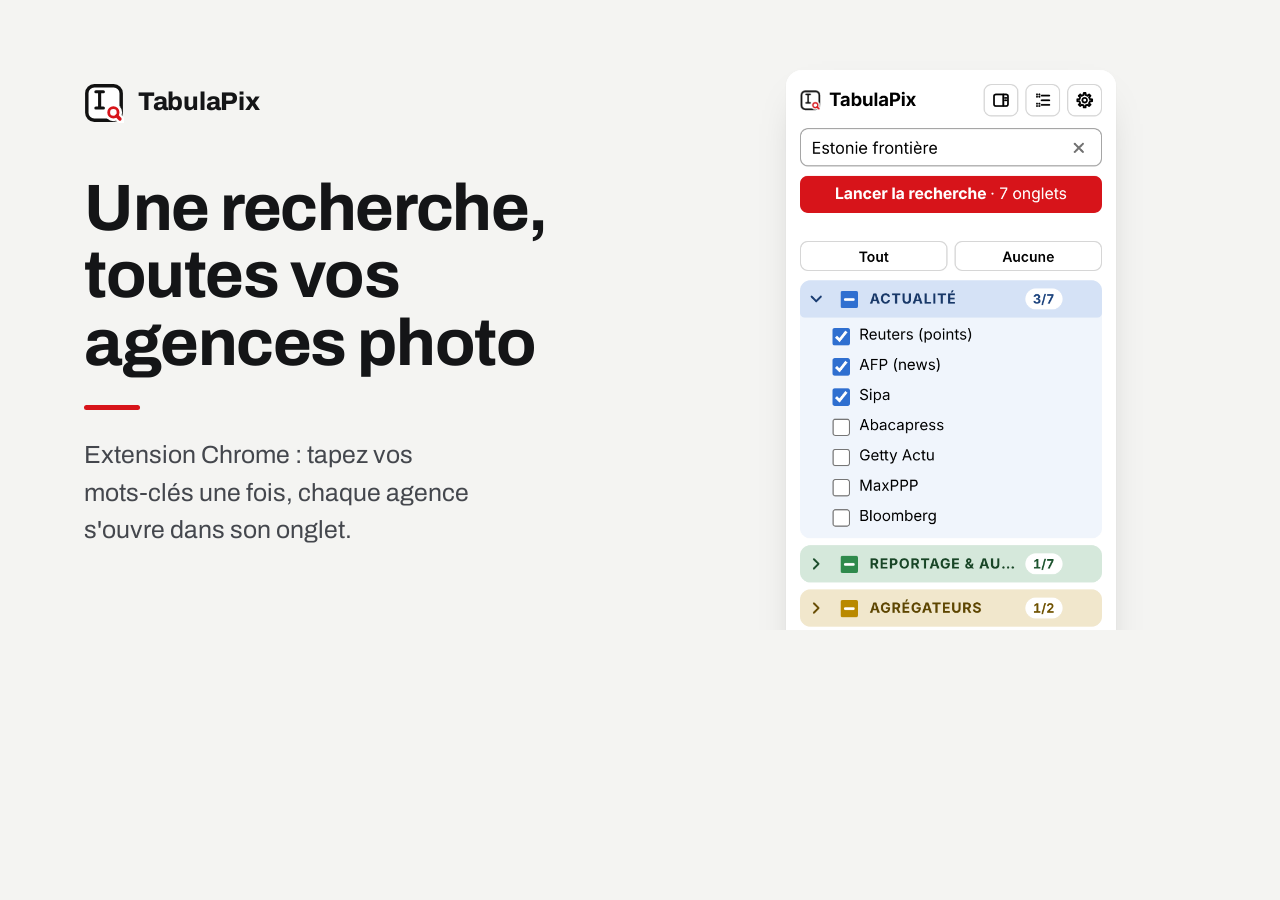
<file: tools/og-image.html>
<!doctype html>
<html lang="fr">
<head>
<meta charset="utf-8">
<title>Image de partage</title>
<link rel="stylesheet" href="../docs/assets/site.css">
<style>
  /* Gabarit de l'image de partage (1200 × 630), rendu par capture d'écran.
     ?lang=en pour l'anglais. Hors de docs/ : il n'est pas publié. Rendu : voir DEVELOPMENT.md. */
  html, body { margin: 0; width: 1200px; height: 630px; overflow: hidden; background: var(--ground); color-scheme: light; }
  .og { display: grid; grid-template-columns: 1fr 330px; gap: 64px; align-items: center; height: 630px; padding: 0 84px; box-sizing: border-box; }
  .brand { font-size: 1.6rem; gap: 14px; }
  .brand img { width: 40px; height: 40px; }
  h1 { margin-top: 44px; font-size: 4.1rem; }
  .rule { margin: 28px 0 26px; }
  .lede { font-size: 1.55rem; max-width: 30ch; margin: 0; }
  .shot { align-self: start; margin-top: 70px; border-radius: 16px; }
</style>
</head>
<body>
<div class="og">
  <div>
    <span class="brand"><img src="../docs/assets/tabulapix.svg" alt="">TabulaPix</span>
    <h1 id="t">Une recherche, toutes vos agences photo</h1>
    <span class="rule"></span>
    <p class="lede" id="l">Extension Chrome : tapez vos mots‑clés une fois, chaque agence s'ouvre dans son onglet.</p>
  </div>
  <div class="shot"><img id="i" src="../docs/assets/popup-fr.png" alt="" width="330"></div>
</div>
<script>
  if (new URLSearchParams(location.search).get("lang") === "en") {
    document.documentElement.lang = "en";
    document.getElementById("t").textContent = "One search, all your picture agencies";
    document.getElementById("l").textContent = "Chrome extension: type your keywords once, each agency opens in its own tab.";
    document.getElementById("i").src = "../docs/assets/popup-en.png";
  }
</script>
</body>
</html>
</file>
<file: docs/assets/site.css>
/* tabulapix.com — la page parle comme l'extension : sa popup, ses dossiers
   de couleur, son rouge. Police libre (SIL OFL) servie avec la page. */
@font-face {
  font-family: "Archivo";
  src: url("fonts/archivo.woff2") format("woff2");
  font-weight: 100 900;
  font-stretch: 62% 125%;
  font-display: swap;
}

:root {
  --ground: #f4f4f2;
  --card: #ffffff;
  --ink: #141517;
  --ink-2: #44474d;
  --muted: #62666d;          /* 5.2:1 sur le fond */
  --line: #dcdcd8;
  --line-strong: #b9bab5;
  --red: #d7141a;            /* rouge de l'icône et du bouton Rechercher */
  --red-ink: #b80f15;
  --red-hover: #b51016;
  --on-red: #ffffff;
  --tabbar: #e3e4e1;         /* barre d'onglets du navigateur */
  --tab: #eeefec;
  /* Couleurs des dossiers de l'extension */
  --c-blue: #2f6fd0; --c-green: #2f8a4c; --c-amber: #b98900; --c-pink: #c43f86; --c-violet: #7b52c7; --c-gray: #7b8089;
  --shadow-card: 0 1px 2px rgba(20, 21, 23, 0.06), 0 18px 40px -22px rgba(20, 21, 23, 0.35);
  --sans: "Archivo", system-ui, -apple-system, "Segoe UI", sans-serif;
  --mono: ui-monospace, "SF Mono", Menlo, Consolas, monospace;
  --gutter: clamp(16px, 4vw, 48px);
  color-scheme: light;
}
@media (prefers-color-scheme: dark) {
  :root {
    --ground: #121315;
    --card: #1c1d20;
    --ink: #eeeff1;
    --ink-2: #c5c8cd;
    --muted: #9da1a8;
    --line: #2e3034;
    --line-strong: #484b51;
    --red-ink: #ff5a5f;
    --tabbar: #0b0c0d;
    --tab: #232428;
    --shadow-card: 0 1px 2px rgba(0, 0, 0, 0.5), 0 18px 40px -22px rgba(0, 0, 0, 0.8);
    color-scheme: dark;
  }
}

*, *::before, *::after { box-sizing: border-box; }
html { -webkit-text-size-adjust: 100%; text-size-adjust: 100%; }
body {
  margin: 0;
  background: var(--ground);
  color: var(--ink);
  font: 400 1.0625rem/1.6 var(--sans);
  caret-color: var(--red);
  scrollbar-color: var(--line-strong) var(--ground);
}
::selection { background: var(--red); color: #fff; }
a { color: inherit; text-decoration-thickness: 1px; text-underline-offset: 0.22em; }
a:hover { color: var(--red-ink); }
:focus-visible { outline: 2px solid var(--red); outline-offset: 3px; border-radius: 3px; }
img { max-width: 100%; height: auto; display: block; }
.skip { position: absolute; left: -9999px; }
.sr { position: absolute; width: 1px; height: 1px; overflow: hidden; clip-path: inset(50%); white-space: nowrap; }
.skip:focus { left: var(--gutter); top: 8px; z-index: 10; background: var(--card); padding: 6px 10px; }
.wrap { max-width: 1120px; margin: 0 auto; padding: 0 var(--gutter); }

/* ---------- En-tête : comme celui de la popup ---------- */
.top { display: flex; align-items: center; justify-content: space-between; gap: 16px; padding-top: 22px; padding-bottom: 22px; }
.brand { display: inline-flex; align-items: center; gap: 10px; font-weight: 750; font-size: 1.15rem; letter-spacing: -0.01em; text-decoration: none; color: var(--ink); }
.brand img { width: 28px; height: 28px; }
.lang { font-size: 0.92rem; font-weight: 600; color: var(--ink-2); text-decoration: none; padding: 6px 10px; border-radius: 8px; }
.lang:hover { background: var(--card); color: var(--ink); }

/* ---------- Titres ---------- */
h1, h2 { font-family: var(--sans); font-weight: 720; letter-spacing: -0.022em; color: var(--ink); text-wrap: balance; }
h1 { margin: 0; font-size: clamp(2.5rem, 5.4vw, 4.4rem); line-height: 1.03; }
h2 { margin: 0 0 0.5em; font-size: clamp(1.75rem, 3.2vw, 2.6rem); line-height: 1.1; }
/* Le trait rouge des images du Store */
.rule { display: block; width: 56px; height: 5px; margin: 26px 0 24px; border-radius: 3px; background: var(--red); }
p { max-width: 62ch; margin: 0 0 1em; color: var(--ink-2); }
p strong { color: var(--ink); font-weight: 650; }
.lede { font-size: clamp(1.15rem, 1.7vw, 1.32rem); line-height: 1.5; color: var(--ink-2); }

/* ---------- Bouton d'installation ---------- */
.actions { display: flex; flex-wrap: wrap; align-items: center; gap: 14px 22px; margin: 30px 0 14px; }
.install {
  display: inline-flex; align-items: center; gap: 11px;
  min-height: 52px; padding: 0 24px 0 20px;
  font: 700 1.05rem/1 var(--sans);
  color: var(--on-red); background: var(--red); text-decoration: none;
  border-radius: 9px;
  box-shadow: 0 1px 2px rgba(20, 21, 23, 0.2), 0 8px 18px -10px rgba(20, 21, 23, 0.45);
  transition: background-color 0.18s ease, transform 0.18s cubic-bezier(0.2, 0.8, 0.2, 1);
}
.install:hover { color: var(--on-red); background: var(--red-hover); transform: translateY(-1px); }
.install:active { transform: translateY(0); }
.install svg { width: 20px; height: 20px; flex: none; }
.install small { font-weight: 500; font-size: 0.82rem; opacity: 0.9; }
.secondary { font-weight: 600; color: var(--ink); }
.fineprint { font-size: 0.86rem; color: var(--muted); max-width: 60ch; }

/* ---------- Héros ---------- */
.hero { display: grid; grid-template-columns: minmax(0, 1.12fr) minmax(0, 0.88fr); gap: clamp(32px, 5vw, 72px); align-items: center; padding-top: clamp(8px, 2.5vw, 32px); }

/* La popup de démonstration, dessinée comme celle de l'extension */
.demo { margin: 0; width: 100%; max-width: 340px; justify-self: center; }
.demo figcaption { margin-top: 10px; font-size: 0.86rem; line-height: 1.45; color: var(--muted); text-align: center; text-wrap: balance; }
.popup {
  width: 100%;
  padding: 16px;
  background: var(--card); border-radius: 14px;
  box-shadow: var(--shadow-card);
  font-size: 0.86rem; line-height: 1.35;
}
.popup .head { display: flex; align-items: center; gap: 8px; margin-bottom: 12px; font-weight: 750; font-size: 1.02rem; }
.popup .head img { width: 20px; height: 20px; }
.popup form { display: grid; gap: 8px; }
.popup label { position: absolute; left: -9999px; }
.popup input {
  width: 100%; height: 40px; padding: 0 11px;
  font: 500 1rem/1 var(--sans); color: var(--ink);
  background: var(--card); border: 1px solid var(--line-strong); border-radius: 8px;
}
.popup input:focus { outline: none; border-color: var(--red); box-shadow: 0 0 0 3px rgba(215, 20, 26, 0.18); }
.popup button {
  height: 40px; padding: 0 12px;
  font: 700 0.95rem/1 var(--sans); color: var(--on-red);
  background: var(--red); border: 0; border-radius: 8px; cursor: pointer;
}
.popup button:hover { background: var(--red-hover); }
.popup button span { font-weight: 500; }
.folders { list-style: none; margin: 12px 0 0; padding: 0; display: grid; gap: 5px; }
.folders li {
  display: flex; align-items: center; gap: 9px;
  min-height: 30px; padding: 0 10px;
  border-radius: 9px;
  background: color-mix(in srgb, var(--fc) 18%, var(--card));
  color: color-mix(in srgb, var(--fc) 55%, var(--ink));
  font-size: 0.74rem; font-weight: 750; letter-spacing: 0.06em; text-transform: uppercase;
}
.folders .box { width: 15px; height: 15px; flex: none; border-radius: 4px; background: var(--fc); display: grid; place-items: center; }
.folders .box svg { width: 11px; height: 11px; color: #fff; } /* case « en partie cochée », comme dans la popup */
.folders .off { background: color-mix(in srgb, var(--fc) 10%, var(--card)); }
.folders .off .box { background: var(--card); border: 1.5px solid color-mix(in srgb, var(--fc) 70%, var(--card)); }
.folders .count { margin-left: auto; padding: 2px 8px; border-radius: 999px; background: var(--card); color: color-mix(in srgb, var(--fc) 60%, var(--ink)); font-variant-numeric: tabular-nums; letter-spacing: 0; }

/* La barre d'onglets : une recherche, un onglet par agence */
.browser { margin-top: clamp(24px, 2.5vw, 34px); }
.tabbar {
  display: flex; align-items: flex-end; gap: 2px;
  padding: 8px 10px 0; min-height: 50px;
  background: var(--tabbar); border-radius: 12px 12px 0 0;
  overflow: hidden;
}
.tabbar .tab {
  position: relative; /* garde le texte pour lecteurs d'écran dans le cadre */
  display: flex; align-items: center; gap: 8px;
  flex: 1 1 0; min-width: 0; max-width: 200px; height: 38px; padding: 0 10px;
  background: var(--tab); border-radius: 9px 9px 0 0;
  font-size: 0.8rem; color: var(--ink-2);
  white-space: nowrap;
}
.tabbar .tab .dot { width: 9px; height: 9px; flex: none; border-radius: 50%; background: var(--fc, var(--line-strong)); }
.tabbar .tab .t { min-width: 0; overflow: hidden; text-overflow: ellipsis; }
.tabbar .tab.current { flex: 0 0 128px; background: var(--card); color: var(--ink); font-weight: 600; }
.tabbar .tab.current img { width: 14px; height: 14px; flex: none; }
.browser .page {
  display: flex; flex-wrap: wrap; justify-content: space-between; gap: 8px 20px;
  padding: 16px 18px; background: var(--card); border-radius: 0 0 12px 12px;
  box-shadow: var(--shadow-card);
  font-size: 0.92rem; color: var(--ink-2);
}
.browser .page b { color: var(--ink); font-weight: 650; }
.browser .note { color: var(--muted); font-size: 0.82rem; }
/* Ouverture des onglets : chacun se déplie depuis la gauche, à la suite */
.tab.opening { animation: open 0.5s cubic-bezier(0.16, 1, 0.3, 1) both; }
@keyframes open { from { opacity: 0; transform: translateY(10px); clip-path: inset(0 100% 0 0 round 9px 9px 0 0); } to { opacity: 1; transform: none; clip-path: inset(0 0 0 0 round 9px 9px 0 0); } }

/* ---------- Sections ---------- */
section.block { padding: clamp(64px, 9vw, 112px) 0 0; }
.steps { list-style: none; margin: 34px 0 0; padding: 0; display: grid; grid-template-columns: repeat(3, minmax(0, 1fr)); gap: clamp(22px, 3.5vw, 48px); counter-reset: step; }
.steps li { counter-increment: step; }
.steps li::before { content: counter(step); display: block; margin-bottom: 10px; font-weight: 800; font-size: 2.6rem; line-height: 1; color: var(--red-ink); font-variant-numeric: tabular-nums; }
.steps b { display: block; margin-bottom: 6px; font-weight: 700; font-size: 1.15rem; color: var(--ink); }
.steps span { color: var(--ink-2); }
kbd { font: 600 0.82em/1 var(--sans); padding: 2px 6px; border: 1px solid var(--line-strong); border-bottom-width: 2px; border-radius: 4px; background: var(--card); color: var(--ink); }

.split { display: grid; grid-template-columns: minmax(0, 300px) minmax(0, 1fr); gap: clamp(32px, 6vw, 88px); align-items: start; }
.split > div:last-child { padding-top: clamp(0px, 4vw, 48px); }
.shot { border-radius: 14px; overflow: hidden; box-shadow: var(--shadow-card); background: var(--card); }

.code {
  display: flex; align-items: center; gap: 12px; flex-wrap: wrap;
  margin: 1.4em 0 0; padding: 14px 16px; max-width: 62ch;
  background: var(--card); border: 1px dashed var(--line-strong); border-radius: 12px;
}
.code code { font: 500 0.88rem/1.5 var(--mono); color: var(--ink); word-break: break-all; }
.code span { font-size: 0.8rem; color: var(--muted); }

.checks { list-style: none; margin: 1.4em 0 0; padding: 0; max-width: 64ch; }
.checks li { display: grid; grid-template-columns: 28px minmax(0, 1fr); gap: 10px; padding: 11px 0; border-bottom: 1px solid var(--line); color: var(--ink-2); }
.checks li:last-child { border-bottom: 0; }
.checks svg { width: 20px; height: 20px; margin-top: 3px; color: var(--red-ink); }
.checks b { color: var(--ink); font-weight: 650; }
.more { margin-top: 1.2em; }

.close { padding: clamp(72px, 10vw, 128px) 0 clamp(48px, 7vw, 88px); }
.close h2 { font-size: clamp(2rem, 4.4vw, 3.4rem); max-width: 18ch; }

/* ---------- Pied de page ---------- */
footer { border-top: 1px solid var(--line); }
footer .wrap { display: flex; flex-wrap: wrap; gap: 10px 26px; align-items: baseline; padding-top: 22px; padding-bottom: 40px; font-size: 0.86rem; color: var(--muted); }
footer nav { display: flex; flex-wrap: wrap; gap: 6px 18px; }
footer a { color: var(--ink-2); }
footer .sig { margin-left: auto; }

/* ---------- Mobile ---------- */
@media (max-width: 860px) {
  .hero { grid-template-columns: minmax(0, 1fr); }
  .demo { justify-self: start; }
  .demo figcaption { text-align: left; }
  .steps { grid-template-columns: minmax(0, 1fr); }
  .split { grid-template-columns: minmax(0, 1fr); }
  .shot { max-width: 300px; }
}
@media (max-width: 560px) {
  /* Barre d'onglets : une seule rangée, comme dans le navigateur ; les derniers onglets sortent du cadre */
  .tabbar { -webkit-mask-image: linear-gradient(to right, #000 82%, transparent); mask-image: linear-gradient(to right, #000 82%, transparent); }
  .tabbar .tab { flex: 0 0 auto; width: 118px; padding: 0 10px; }
  .tabbar .tab.current { flex: 0 0 auto; width: 130px; }
  /* Liens du pied de page : cibles de 44 px au doigt */
  footer nav { gap: 0 20px; }
  footer nav a { display: inline-block; padding: 11px 0; }
  footer .sig { margin-left: 0; }
}
@media (prefers-reduced-motion: reduce) {
  .tab.opening { animation: none; }
  .install { transition: none; }
}
</file>
<file: extension/popup.css>
:root {
  color-scheme: light dark;
  /* Espacements : base 4 px. Serré à l'intérieur d'un groupe, large entre groupes. */
  --space-1: 4px; --space-2: 8px; --space-3: 12px; --space-4: 16px;
  --indent: 28px;
  /* Arrondis : deux valeurs (contrôles, blocs) et la pastille */
  --r-control: 7px; --r-block: 9px; --r-pill: 999px;              /* colonne des cases d'agence, dans un dossier comme hors dossier */
  /* Identité : celle de l'icône, encre et rouge signal. Le rouge ne sert qu'à
     l'action principale, au focus et à la marque ; les dossiers ont leurs
     propres couleurs de repérage ; tout le reste est neutre. */
  --brand: #d7141a;            /* rouge de l'icône (5:1 avec du blanc) */
  --accent: var(--brand);
  --accent-hover: #b51016;
  --on-accent: #fff;
  --focus: var(--brand);
  --ink: CanvasText;           /* cases hors dossier : encre, pas le bleu du navigateur */
  --line: color-mix(in srgb, CanvasText 16%, transparent);
  --muted: color-mix(in srgb, CanvasText 64%, Canvas);
  --warn: #b98900;
  /* Couleurs des dossiers : teintes moyennes, lisibles en clair comme en sombre */
  --c-blue: #2f6fd0; --c-teal: #17908b; --c-green: #2f8a4c; --c-amber: #b98900; --c-orange: #d0661c;
  --c-red: #cc3f3c; --c-pink: #c43f86; --c-violet: #7b52c7; --c-gray: #7b8089;
  /* Statuts : lisibles (≥ 4,5:1) sur le fond clair comme sur le fond sombre */
  --ok: #2e7d32; --err: #c62828;
}
@media (prefers-color-scheme: dark) {
  /* Thème sombre composé, pas inversé : le rouge du bouton reste celui de la
     marque, mais le focus et les textes d'état s'éclaircissent pour rester
     lisibles sur fond sombre. */
  :root { --ok: #81c784; --err: #ff8a80; --focus: #ff6b70; --accent-hover: #e8353b; --warn: #e0b437; }
}
::placeholder { color: var(--muted); opacity: 1; }
body { width: 260px; margin: 0; padding: 12px; font: 13px/1.35 system-ui, sans-serif; background: Canvas; color: CanvasText; }
::selection { background: color-mix(in srgb, CanvasText 22%, Canvas); } /* neutre : le rouge reste au bouton */
:focus-visible { outline: 2px solid var(--focus); outline-offset: 1px; }
input[type=checkbox] { accent-color: var(--ink); }
button, input, select, textarea { font-family: inherit; } /* sinon Arial selon le système */
svg { width: 16px; height: 16px; fill: none; stroke: currentColor; stroke-width: 1.6; stroke-linecap: round; stroke-linejoin: round; }
input[type=checkbox] { width: 15px; height: 15px; margin: 0; flex: none; }

header { display: flex; align-items: center; gap: 6px; margin: 0 0 10px; }
h1 { font-size: 16px; font-weight: 750; letter-spacing: -.01em; margin: 0; }
.brand { display: flex; align-items: center; gap: 7px; }
.brand img { width: 18px; height: 18px; flex: none; }
#pin { margin-left: auto; }
html.panel #organize { margin-left: auto; }
/* Panneau latéral : prend la largeur de la colonne, sans bouton « Garder ouvert » */
html.panel body { width: auto; }
html.panel #pin { display: none; }

/* Boutons-icônes */
.icon-btn { display: inline-flex; align-items: center; justify-content: center; gap: 5px; min-width: 28px; height: 28px; padding: 0 6px; box-sizing: border-box; border: 1px solid var(--line); border-radius: var(--r-control); background: Canvas; color: inherit; font: 600 12px system-ui, sans-serif; cursor: pointer; }
.icon-btn:hover { background: color-mix(in srgb, CanvasText 7%, Canvas); }
.icon-btn.bare { border-color: transparent; background: none; min-width: 24px; height: 24px; padding: 0; }
#organize .done, .icon-btn .lbl { display: none; }
html.panel #organize:not([aria-pressed="true"]) .lbl, html.panel #settings .lbl { display: inline; }
html.panel #organize, html.panel #settings { padding: 0 9px 0 7px; }
#organize[aria-pressed="true"] { background: CanvasText; color: Canvas; border-color: CanvasText; padding: 0 9px 0 7px; }
#organize[aria-pressed="true"] .done { display: inline; }

input[type=search] { width: 100%; box-sizing: border-box; padding: 7px 9px; font-size: 14px; border: 1px solid color-mix(in srgb, CanvasText 35%, transparent); border-radius: var(--r-control); background: Canvas; color: inherit; }
input[type=search]:focus-visible { outline-offset: 0; }
.bar { display: flex; gap: 6px; margin: 8px 0 6px; }
.bar.quick { margin: var(--space-4) 0 var(--space-2); }
.bar button { flex: 1; height: 26px; padding: 0 6px; font: 600 12px system-ui, sans-serif; color: inherit; background: Canvas; border: 1px solid var(--line); border-radius: var(--r-control); cursor: pointer; }
.bar button:hover { background: color-mix(in srgb, CanvasText 7%, Canvas); }

/* Liste des agences */
ul { list-style: none; margin: 0; padding: 0; }
#list li.agency { display: flex; align-items: center; gap: 4px; border-radius: var(--r-control); }
#list li.agency label { flex: 1; min-width: 0; display: flex; align-items: center; gap: 8px; min-height: 26px; cursor: pointer; }
#list .name { overflow: hidden; text-overflow: ellipsis; white-space: nowrap; }
li .hint { margin-left: auto; padding: 1px 7px; font-size: 12px; color: var(--muted); border: 1px solid var(--line); border-radius: var(--r-pill); }
#list.has-folders .root > .items { padding: 0 var(--space-2) 0 var(--indent); }

/* Dossiers : un bloc teinté de la couleur du dossier */
#list > li.group { display: block; }
#list .group { --fc: var(--c-gray); }
#list .group:not(.root) { margin: 0 0 6px; border-radius: var(--r-block); background: color-mix(in srgb, var(--fc) 7%, Canvas); }
#list .group:not(.root) input[type=checkbox] { accent-color: var(--fc); }
.group-head { display: flex; align-items: center; gap: 2px; min-height: 32px; padding: 0 8px 0 2px; border-radius: var(--r-block); background: color-mix(in srgb, var(--fc) 20%, Canvas); }
.group:not(.collapsed) > .group-head { border-radius: var(--r-block) var(--r-block) 4px 4px; }
.group-head label { flex: none; min-width: 26px; display: flex; align-items: center; justify-content: center; min-height: 32px; padding: 0 1px; cursor: pointer; }
.group-head.foldable { cursor: pointer; }
.group-head .folder-name { flex: 1; min-width: 0; margin-left: 2px; white-space: normal; line-height: 1.25; padding: 3px 0; } /* un nom long passe à la ligne au lieu d'être coupé */
.folder-name { overflow: hidden; text-overflow: ellipsis; white-space: nowrap; font-size: 12px; font-weight: 750; letter-spacing: .06em; text-transform: uppercase; color: color-mix(in srgb, var(--fc) 50%, CanvasText); }
.count { margin-left: auto; padding: 2px 7px; border-radius: var(--r-pill); font-size: 11px; font-weight: 650; font-variant-numeric: tabular-nums; color: var(--muted); background: color-mix(in srgb, Canvas 75%, transparent); }
.count.some { color: color-mix(in srgb, var(--fc) 60%, CanvasText); background: Canvas; }
.toggle { display: grid; place-items: center; flex: none; width: 24px; height: 24px; padding: 0; border: 0; border-radius: var(--r-control); background: none; color: color-mix(in srgb, var(--fc) 55%, CanvasText); cursor: pointer; }
.toggle:hover { background: color-mix(in srgb, var(--fc) 18%, transparent); }
.toggle svg { transition: transform .18s cubic-bezier(.2, .7, .2, 1); }
.group.collapsed .toggle svg { transform: rotate(-90deg); }
.group:not(.root) > .items { padding: 3px var(--space-2) 5px var(--indent); }
.group.collapsed > .items, .group.collapsed > .empty { display: none !important; }
/* Palette de couleurs ouverte sur un dossier replié : visible sous son titre */
.group.collapsed:has(> .palette:not([hidden])) > .group-head { border-radius: var(--r-block) var(--r-block) 4px 4px; }
.group-label { margin: var(--space-3) 0 var(--space-1) var(--indent); font-size: 11px; font-weight: 750; letter-spacing: .07em; text-transform: uppercase; color: var(--muted); }
.empty { display: none; margin: 4px 8px 8px 28px; padding: 6px 8px; font-size: 12px; color: var(--muted); border: 1px dashed color-mix(in srgb, CanvasText 28%, transparent); border-radius: var(--r-control); }
.items:empty + .empty { display: block; }
html:not(.organizing) .root > .empty { display: none; }
/* Mode normal : « Sans dossier » vide n'apparaît que pendant un glisser
   (pour y déposer une agence à sortir de son dossier). */
html:not(.organizing) #list:not(.drag-on) > li.root:has(> .items:empty) { display: none; }
html:not(.organizing) #list.drag-on .root > .items:empty + .empty { display: block; }
.root > .empty { margin-left: var(--indent); }

/* Sites à autoriser */
.perm-banner { display: flex; align-items: center; gap: 8px; margin: 0 0 8px; padding: 7px 8px 7px 10px; border: 1px solid color-mix(in srgb, var(--warn) 55%, transparent); border-radius: var(--r-block); background: color-mix(in srgb, var(--warn) 14%, Canvas); }
.perm-banner[hidden] { display: none; }
.perm-banner p { flex: 1; min-width: 0; margin: 0; font-size: 12px; white-space: nowrap; overflow: hidden; text-overflow: ellipsis; }
.perm-banner button { flex: none; height: 26px; padding: 0 10px; border: 0; border-radius: var(--r-control); background: CanvasText; color: Canvas; font: 600 12px system-ui, sans-serif; cursor: pointer; }
.perm-pill { flex: none; margin-left: auto; padding: 1px 7px; border: 1px solid color-mix(in srgb, var(--warn) 60%, transparent); border-radius: var(--r-pill); background: color-mix(in srgb, var(--warn) 16%, Canvas); color: inherit; font: 600 12px system-ui, sans-serif; cursor: pointer; }
/* « Nouveau » : discrète, dans la couleur du dossier (neutre hors dossier). */
.new-pill { flex: none; padding: 0 6px; border-radius: var(--r-pill); font-size: 11px; font-weight: 650; line-height: 17px; color: color-mix(in srgb, var(--fc, CanvasText) 62%, CanvasText); background: color-mix(in srgb, var(--fc, CanvasText) 15%, Canvas); }
.perm-pill:hover { background: color-mix(in srgb, var(--warn) 30%, Canvas); }

/* Mode Organiser */
.organize-help { display: none; margin: 0 0 8px; font-size: 12px; color: var(--muted); }
html.organizing .organize-help { display: block; }
.grip { display: grid; place-items: center; flex: none; width: 24px; height: 24px; margin-left: auto; border-radius: var(--r-control); color: var(--muted); cursor: grab; }
.grip:hover { color: CanvasText; background: var(--line); }
/* Hors Organiser : la poignée n'apparaît qu'au survol (ou au focus) de sa ligne. */
html:not(.organizing) #list .grip { opacity: 0; transition: opacity .12s; }
html:not(.organizing) #list li.agency:is(:hover, :has(:focus-visible)) > .grip,
html:not(.organizing) #list .group-head:is(:hover, :has(:focus-visible)) > .grip { opacity: 1; }
/* « Se connecter » : comme la poignée, au survol ou au clavier */
html:not(.organizing) #list .login-tool { opacity: 0; transition: opacity .12s; }
html:not(.organizing) #list li.agency:is(:hover, :has(:focus-visible)) > .login-tool { opacity: 1; }
/* Envoyer (avion), hors Organiser : au survol ou sur une ligne parcourue au clavier (.kbd-tools), comme en mode Organiser */
html:not(.organizing) #list .row-share { display: none; } /* au repos, il ne prend pas de place : le compteur reste près du bord */
html:not(.organizing) #list :is(li.agency, .group-head):is(:hover, .kbd-tools) > .row-share { display: inline-flex; }
#list .row-share { flex: none; color: var(--muted); }
#list .row-share:hover { color: CanvasText; background: var(--line); }
.row-share + .count, .row-share + .grip, .row-share + .login-tool { margin-left: 0; }
.group-head .row-share { margin-left: auto; } /* contre le compteur */
.group-head .count + .grip, .perm-pill + .grip { margin-left: 0; }
#list li.agency:hover { background: color-mix(in srgb, CanvasText 5%, transparent); }
.dragging { opacity: .4; }
.group-head.drop-target { outline: 2px solid var(--fc); outline-offset: -2px; background: color-mix(in srgb, var(--fc) 34%, Canvas); }
/* Nom du dossier en mode Organiser : même apparence qu'en mode normal
   (majuscules, graisse, couleur), souligné en pointillé pour montrer qu'il se
   modifie ; en cours de saisie, la vraie casse s'affiche. */
.fname-input { flex: 1; min-width: 0; height: 26px; box-sizing: border-box; padding: 0 4px; border: 1px solid transparent; border-radius: var(--r-control); background: none; color: color-mix(in srgb, var(--fc) 50%, CanvasText); font: 750 12px system-ui, sans-serif; letter-spacing: .06em; text-transform: uppercase; text-overflow: ellipsis; }
.fname-input:focus { text-transform: none; letter-spacing: 0; font-size: 13px; border-radius: var(--r-control); }
.fname-input:hover { border-color: color-mix(in srgb, var(--fc) 45%, transparent); background: color-mix(in srgb, Canvas 55%, transparent); cursor: text; }
/* Nom d'agence modifiable sur place (mode Organiser), sur le modèle du nom de dossier */
.aname-input { flex: 1; min-width: 0; height: 24px; box-sizing: border-box; margin: 0; padding: 0 4px; border: 1px solid transparent; border-radius: var(--r-control); background: none; color: inherit; font: inherit; text-overflow: ellipsis; }
.aname-input:hover { border-color: color-mix(in srgb, CanvasText 28%, transparent); background: color-mix(in srgb, Canvas 60%, transparent); }
html.organizing #list li.agency .aname-input { cursor: text; }
.aname-input:focus { background: Canvas; border-color: var(--focus); border-radius: var(--r-control); outline: none; }
.aname-input:focus-visible { outline: 2px solid var(--focus); outline-offset: 1px; }
#list li.is-hidden .aname-input { color: var(--muted); font-style: italic; }
.fname-input:focus { background: Canvas; border-color: var(--fc); outline: none; }
.swatch { display: grid; place-items: center; flex: none; width: 24px; height: 24px; padding: 0; border: 0; border-radius: var(--r-control); background: none; cursor: pointer; }
.swatch::before { content: ""; width: 13px; height: 13px; border-radius: 50%; background: var(--fc); box-shadow: 0 0 0 2px Canvas; }
.swatch:hover { background: color-mix(in srgb, var(--fc) 18%, transparent); }
.fdel { color: var(--muted); }
.fdel:hover { color: var(--err); }
.palette { display: flex; flex-wrap: wrap; gap: 5px; padding: 8px 8px 6px 28px; }
.palette[hidden] { display: none; }
.chip { width: 20px; height: 20px; padding: 0; border: 0; border-radius: 50%; background: var(--fc); cursor: pointer; }
.chip[aria-pressed="true"] { box-shadow: 0 0 0 2px Canvas, 0 0 0 4px CanvasText; }
#list .new-folder { display: flex; flex-wrap: wrap; gap: 6px; margin: 8px 0 2px; }
#list .new-folder .field-err { flex-basis: 100%; margin: -2px 0 0 2px; }
.new-folder input[aria-invalid="true"] { border-style: solid; border-color: var(--err); }
#list .add-agency { margin: 6px 0 2px; }
.add-btn { display: flex; align-items: center; gap: 6px; width: 100%; height: 30px; padding: 0 8px; border: 1px dashed color-mix(in srgb, CanvasText 35%, transparent); border-radius: var(--r-control); background: none; color: inherit; font: 600 13px system-ui, sans-serif; cursor: pointer; }
.add-btn:hover { border-style: solid; background: color-mix(in srgb, CanvasText 5%, Canvas); }
#list li.agency .tool { color: var(--muted); }
#list li.agency .tool:first-of-type { margin-left: auto; }
#list li.agency .tool:hover { color: CanvasText; background: var(--line); }
#list li.agency .tool.fdel:hover { color: var(--err); }
#list li.agency .tool + .grip { margin-left: 0; }
#list li.agency .tool svg { width: 15px; height: 15px; }
#list li.is-hidden label { cursor: default; }
html.organizing #list li.agency label { cursor: grab; }
html.organizing #list li.agency label:active { cursor: grabbing; }
#list li.is-hidden .name { color: var(--muted); font-style: italic; }
#list li.is-hidden .tool[aria-pressed="true"] { color: var(--muted); } /* un état, pas une erreur */
/* Dossier masqué (visible en mode Organiser seulement) : grisé comme une agence masquée */
.group.is-hidden > .group-head .fname-input, .group.is-hidden .name { color: var(--muted); font-style: italic; }
.group-head .tool { color: var(--muted); }
.group-head .tool:hover { color: CanvasText; background: var(--line); }
.group-head .fhide[aria-pressed="true"] { color: var(--muted); }
.group.is-hidden > .group-head .count { display: none; } /* « 0/0 » ne dirait rien */
.new-folder input { flex: 1; min-width: 0; height: 28px; box-sizing: border-box; padding: 0 8px; font-size: 13px; border: 1px dashed color-mix(in srgb, CanvasText 35%, transparent); border-radius: var(--r-control); background: none; color: inherit; }
.new-folder input:focus { border-style: solid; }

#go { width: 100%; margin-top: var(--space-2); padding: 8px; font-size: 13.5px; font-weight: 650; color: var(--on-accent); background: var(--accent); border: 0; border-radius: var(--r-control); cursor: pointer; }
#go:hover { background: var(--accent-hover); }
#go:disabled, input[type=search]:disabled, .bar.quick button:disabled { opacity: .4; cursor: not-allowed; }
html.organizing input[type=search]:disabled { opacity: 1; color: var(--muted); background: color-mix(in srgb, CanvasText 4%, Canvas); } /* sa consigne doit se lire */
html.organizing input[type=search]:disabled::placeholder { color: var(--muted); opacity: 1; }
.bar.quick button:disabled:hover { background: Canvas; }
#go:disabled:hover { background: var(--accent); }
/* Mode Organiser : la recherche est « en pause », en neutre (pas un rouge délavé) */
html.organizing #go { opacity: 1; color: var(--muted); background: none; border: 1px dashed color-mix(in srgb, CanvasText 30%, transparent); font-weight: 600; }
html.organizing #go:hover { background: none; }
html.organizing #go > :not(.go-paused), .go-paused { display: none; }
html.organizing #go > .go-paused { display: inline; }
.go-count { font-weight: 400; }
.go-count:not(:empty)::before { content: "· "; }
#msg { margin: 6px 0 0; font-size: 12px; }
#msg.err { color: var(--err); }
.tg-offer { margin: 6px 0 0; font-size: 12px; color: var(--muted); } /* proposition des groupes d'onglets, discrète */
.tg-offer[hidden] { display: none; }
.tg-actions { white-space: nowrap; } /* « Activer · Non merci » ne se séparent pas */
/* Lignes d'information sous la recherche : elles se déroulent en arrivant et se replient en partant */
/* Ligne d'état : dans la colonne, sa hauteur est réservée, la liste ne bouge pas quand le texte change */
.status-slot { margin-top: 6px; }
.status-slot #msg, .status-slot .tg-offer { margin: 0; }
html.panel .status-slot { min-height: 16px; }
.status-slot .link.inline { min-height: 0; padding: 0; line-height: inherit; vertical-align: baseline; } /* les boutons de la ligne n'ajoutent pas de hauteur */
html:not(.panel) .status-slot:has(> #msg:empty):has(> .tg-offer[hidden]) { margin-top: 0; } /* popup : rien à dire, pas d'espace */
.unfold { animation: unfold .22s ease-out; }
.folding { animation: fold .22s ease-in forwards; }
@keyframes unfold { from { opacity: 0; transform: translateY(-3px); } to { opacity: 1; transform: none; } }
@keyframes fold { from { opacity: 1; } to { opacity: 0; } }
@media (prefers-reduced-motion: reduce) { .unfold, .folding { animation: none; } }
#msg[data-kind="sweep"] { color: var(--muted); } /* confirmation discrète d'une recherche dans la colonne */
/* En-tête de la recherche (marque, boutons, mots-clés, Rechercher) : reste en
   haut quand la liste défile. Il couvre la marge du haut du corps de page ;
   un filet apparaît dessous dès que la liste passe derrière. */
.masthead { position: sticky; top: 0; z-index: 5; margin: -12px -12px 0; padding: 12px 12px 8px; background: Canvas; }
.masthead.stuck { box-shadow: 0 1px 0 var(--line), 0 6px 10px -8px color-mix(in srgb, CanvasText 35%, transparent); }
/* Ce qui reçoit le focus ou est mis en avant n'est pas caché sous l'en-tête. */
html { scroll-padding-top: var(--masthead-h, 0px); }
#msg:empty { display: none; }

/* Vue Options */
[hidden] { display: none !important; }
.field { margin: 0 0 10px; }
.field label { display: block; font-weight: 600; margin-bottom: 3px; }
/* Champs (éditeur, options) : même famille que le champ de recherche */
.field input, .field textarea, .field select { width: 100%; box-sizing: border-box; min-height: 32px; padding: 6px 9px; font: 13px system-ui, sans-serif; color: inherit; background: Canvas; border: 1px solid color-mix(in srgb, CanvasText 30%, transparent); border-radius: var(--r-control); }
.field select { padding-right: 6px; cursor: pointer; }
.field textarea { min-height: 64px; font: 12px/1.4 ui-monospace, monospace; resize: vertical; }
.field input:hover, .field textarea:hover, .field select:hover { border-color: color-mix(in srgb, CanvasText 45%, transparent); }
/* Champs de saisie : focus à l'encre (pas en rouge), pour ne pas le confondre
   avec une erreur ; le rouge signale les erreurs, sous le champ. */
.field input:focus-visible, .field textarea:focus-visible, .field select:focus-visible,
input[type=search]:focus-visible, .new-folder input:focus-visible, .fname-input:focus-visible {
  outline: 2px solid CanvasText; outline-offset: 0; border-color: CanvasText;
}
.field :is(input, textarea)[aria-invalid="true"]:focus-visible, .new-folder input[aria-invalid="true"]:focus-visible { outline-color: var(--err); border-color: var(--err); }
.field input:disabled { opacity: .6; }
.field input:user-invalid { border-color: var(--err); outline-color: var(--err); }
details { margin: 0 0 10px; }
summary { min-height: 24px; line-height: 24px; cursor: pointer; font-size: 12px; font-weight: 600; margin-bottom: 4px; border-radius: var(--r-control); }
summary:hover { color: color-mix(in srgb, CanvasText 80%, var(--focus)); }
.help { margin: 3px 0 6px; font-size: 12px; color: var(--muted); }
.primary { min-height: 30px; padding: 0 14px; font: 600 13px system-ui, sans-serif; color: var(--on-accent); background: var(--accent); border: 0; border-radius: var(--r-control); cursor: pointer; }
#back, #edBack { display: inline-flex; align-items: center; gap: 5px; flex: none; margin-left: auto; height: 28px; padding: 0 10px; font: 600 12px system-ui, sans-serif; color: inherit; background: Canvas; border: 1px solid var(--line); border-radius: var(--r-control); cursor: pointer; }
#back:hover, #edBack:hover { background: color-mix(in srgb, CanvasText 7%, Canvas); }
#editorTitle { overflow: hidden; text-overflow: ellipsis; white-space: nowrap; }
.bar button.primary { color: var(--on-accent); background: var(--accent); border-color: var(--accent); }
/* Bouton principal pas encore utilisable : neutre (pas un second rouge à l'écran) */
.bar button.primary:disabled, .primary:disabled { opacity: 1; color: var(--muted); background: color-mix(in srgb, CanvasText 7%, Canvas); border-color: transparent; }
h2 { font-size: 13px; margin: 16px 0 4px; padding-top: 12px; border-top: 1px solid var(--line); }
#settingsView > h2:first-of-type { border-top: 0; padding-top: 0; }
code { font-size: 12px; }
.status { margin: 6px 0 0; font-size: 12px; min-height: 1em; }
.status:empty { min-height: 0; margin: 0; } /* pas de trou quand il n'y a rien à dire */


/* Ajout d'agence : étapes */
#detectMsg, #step2Msg, #addMsg { white-space: pre-line; }
#step2Msg { margin: 0 0 8px; }
#manualLink { margin-top: 6px; }
#addForm { margin-top: 12px; padding-top: 10px; border-top: 1px dashed color-mix(in srgb, CanvasText 25%, transparent); }
.primary:disabled { opacity: .45; cursor: default; }
.checks { list-style: none; margin: 4px 0 8px; padding: 0; }
.checks li { padding: 2px 4px; border-radius: var(--r-control); }
.checks li { display: flex; align-items: center; gap: 6px; }
.checks .mark { display: inline-grid; place-items: center; color: var(--muted); }
.checks .mark svg { width: 14px; height: 14px; }
.checks li.done .mark { color: var(--ok); }
.secondary { min-height: 30px; padding: 0 12px; font: 600 12px system-ui, sans-serif; color: inherit; background: Canvas; border: 1px solid color-mix(in srgb, CanvasText 30%, transparent); border-radius: var(--r-control); cursor: pointer; }
.secondary:hover { background: color-mix(in srgb, CanvasText 7%, Canvas); }
#redetect { margin: 4px 0 10px; }
#redetect[open] { padding: 0 0 4px; }
#redetect #step1 { padding: 2px 0 0 12px; border-left: 1px solid var(--line); }
.help.small { margin-top: 4px; }
#tryBtn { cursor: pointer; }

/* Surbrillance temporaire de ce qui vient d'être détecté, ajouté ou rangé */
@keyframes flash-ok { from { background-color: color-mix(in srgb, var(--ok) 32%, transparent); } to { background-color: transparent; } }
.flash { animation: flash-ok 1.6s ease-out; }
@keyframes flash-head { from { box-shadow: inset 0 0 0 2px var(--fc); } to { box-shadow: inset 0 0 0 2px transparent; } }
.group-head.flash { animation: flash-head 1.2s ease-out; }
/* Ajouté ou modifié : « tac tac tac tac… psssht ». Quatre éclats secs
   (80 ms allumé / 80 ms éteint), le dernier tient puis s'estompe. Petite zone
   (une ligne de la liste), loin du seuil des flashs dangereux. Un calque
   par-dessus la ligne : le fond propre d'un dossier ne clignote pas avec.
   2,4 s en tout (FRESH_MS). */
.fresh { position: relative; }
.fresh::after {
  content: ""; position: absolute; inset: 0; border-radius: inherit; pointer-events: none;
  background: color-mix(in srgb, var(--ok) 34%, transparent);
  box-shadow: inset 0 0 0 2px color-mix(in srgb, var(--ok) 85%, transparent);
  opacity: 0; animation: fresh-blink 2.4s linear; animation-delay: inherit;
}
@keyframes fresh-blink {
  0%, 3.3%      { opacity: 1; }
  3.34%, 6.6%   { opacity: 0; }
  6.67%, 9.9%   { opacity: 1; }
  10%, 13.3%    { opacity: 0; }
  13.34%, 16.6% { opacity: 1; }
  16.67%, 19.9% { opacity: 0; }
  20%, 29%      { opacity: 1; animation-timing-function: cubic-bezier(.4, 0, .2, 1); }
  100%          { opacity: 0; }
}
/* Moins d'animations demandé : pas d'éclats, la teinte tient puis s'estompe. */
@keyframes fresh-calm { 0%, 40% { opacity: 1; } 100% { opacity: 0; } }
@media (prefers-reduced-motion: reduce) { .fresh::after { animation-name: fresh-calm; } }
@media (prefers-reduced-motion: reduce) { .flash, .group-head.flash { animation: none; } .toggle svg { transition: none; } }
.status.ok { color: var(--ok); }
.status.err { color: var(--err); }

/* Agence « remplir le champ » */
.fillbox { margin: 0 0 10px; padding: 7px 10px; border: 1px solid var(--line); border-radius: var(--r-control); background: color-mix(in srgb, CanvasText 4%, Canvas); }
.link { display: block; min-height: 24px; text-align: left; padding: 0; border: 0; background: none; color: inherit; font-size: 12px; text-decoration: underline; text-underline-offset: 2px; cursor: pointer; opacity: .85; }

/* Signature */
.credit { container-type: inline-size; margin: 14px 0 0; font-size: 11px; text-align: center; color: var(--muted); }
/* Signature : chaque ligne tient sur une ligne ; la taille (11 px au plus)
   se réduit d'elle-même si la largeur manque, et les deux lignes la partagent. */
.credit p { margin: 0; white-space: nowrap; font-size: min(11px, 4.1cqi); }
.field.lang { margin-top: 14px; }
/* Lignes serrées, mais une zone cliquable de 24 px gardée (marges négatives). */
.credit p { line-height: 15px; }
.credit p + p { margin-top: 2px; }
.credit a { display: inline-block; padding: 5px 0; margin: -5px 0; line-height: 15px; color: inherit; text-underline-offset: 2px; }

/* Sauvegarde, configuration d'usine */
.link.inline { display: inline-flex; align-items: center; min-height: 24px; vertical-align: middle; font-size: 12px; }
#exportBtn, #importBtn { cursor: pointer; }
#authorizeBtn { margin-top: 4px; }
.danger { min-height: 30px; padding: 0 14px; font: 600 13px system-ui, sans-serif; color: var(--err); background: none; border: 1px solid var(--err); border-radius: var(--r-control); cursor: pointer; }
.danger:hover { color: Canvas; background: var(--err); }
.danger:disabled { color: var(--muted); border-color: var(--line); background: none; cursor: default; } /* rien à remplacer : il ne doit pas avoir l'air actif */

/* Colonne latérale : le pied de page reste collé en bas de la fenêtre. */
html.panel body { min-height: 100vh; box-sizing: border-box; display: flex; flex-direction: column; }
html.panel .credit { margin-top: auto; padding-top: 12px; }

/* Modification d'une agence : le formulaire vient directement sous le titre */
#editorView:not(:has(> #step1:not([hidden]), > #step1Summary:not([hidden]))) > #addForm { margin-top: 0; padding-top: 0; border-top: 0; }

/* Liste vide (toutes les agences masquées ou supprimées) */
.empty-list { margin: 6px 0; padding: 10px 12px; font-size: 12px; color: var(--muted); border: 1px dashed color-mix(in srgb, CanvasText 28%, transparent); border-radius: var(--r-block); }

/* Mode contraste élevé (Windows) : les teintes disparaissent, on garde des contours */
@media (forced-colors: active) {
  #list .group:not(.root), .group-head, .perm-banner, .count { border: 1px solid CanvasText; }
  .group-head.drop-target { outline: 3px solid Highlight; }
  #organize[aria-pressed="true"] { forced-color-adjust: none; background: Highlight; color: HighlightText; border-color: Highlight; }
  .chip, .swatch::before { forced-color-adjust: none; }
  .chip[aria-pressed="true"] { outline: 2px solid Highlight; outline-offset: 2px; }
  .flash, .group-head.flash { animation: none; }
}

/* Mode Organiser, popup comme colonne : le nom passe d'abord. Les outils d'une
   ligne n'apparaissent qu'au survol ou au focus clavier de cette ligne (après un
   clic de souris, ils disparaissent dès que la souris s'en va, même si le bouton
   cliqué garde le focus) ; l'œil barré d'une agence ou d'un dossier masqué reste
   visible, c'est un état. .kbd-tools : ligne parcourue au clavier (posée par
   popup.js, retirée quand le focus quitte la ligne). */
html.organizing #list li.agency .tool:not([aria-pressed="true"]) { display: none; }
html.organizing #list li.agency:is(:hover, .kbd-tools) .tool { display: inline-flex; }
html.organizing .group-head .fdel, html.organizing .group-head .fhide:not([aria-pressed="true"]) { display: none; }
html.organizing .group-head:is(:hover, .kbd-tools) :is(.fdel, .fhide) { display: inline-flex; }
#list { container: list / inline-size; }
@container list (max-width: 330px) {
  html.organizing .group-head .count { display: none; } /* place au nom ; le compteur reste en mode normal */
}

/* Avertissements de la détection : icône dessinée + texte */
.warn-line { display: flex; gap: 6px; align-items: flex-start; margin-top: 4px; color: CanvasText; }
.warn-line svg { flex: none; width: 14px; height: 14px; margin-top: 1px; color: var(--warn); }

/* Erreurs au plus près de leur cause : sous le champ, sous le bouton */
.field .field-err { margin: 4px 0 0; }
.field :is(input, textarea)[aria-invalid="true"] { border-color: var(--err); }
#headMsg { margin: 0 0 8px; }
#pickMsg { margin: 6px 0 2px; }

/* Texte réservé aux lecteurs d'écran */
.sr-only { position: absolute; width: 1px; height: 1px; padding: 0; margin: -1px; overflow: hidden; clip: rect(0 0 0 0); white-space: nowrap; border: 0; }
/* Aide du mode Organiser : une ligne, le détail se déplie */
.organize-help summary { min-height: 24px; line-height: 24px; font-weight: 400; font-size: 12px; margin: 0; }
.organize-help p { margin: 4px 0 0; }

/* Étape 1 résumée après détection */
.step-summary { display: flex; flex-wrap: wrap; align-items: center; gap: 4px 8px; margin: 0 0 8px; padding: 6px 10px; font-size: 12px; color: var(--muted); border: 1px solid var(--line); border-radius: var(--r-control); }
.step-summary[hidden] { display: none; }
.step-summary span { flex: 1; min-width: 0; overflow: hidden; text-overflow: ellipsis; white-space: nowrap; color: CanvasText; }

/* Croix d'effacement du champ de recherche : à l'encre, pas le bleu du navigateur */
input[type=search]::-webkit-search-cancel-button {
  -webkit-appearance: none; appearance: none; width: 14px; height: 14px; cursor: pointer; opacity: .55; background: CanvasText;
  -webkit-mask: url("data:image/svg+xml,%3Csvg xmlns='http://www.w3.org/2000/svg' viewBox='0 0 16 16'%3E%3Cpath d='M4 4l8 8M12 4l-8 8' stroke='black' stroke-width='2' stroke-linecap='round'/%3E%3C/svg%3E") center / contain no-repeat;
}
input[type=search]::-webkit-search-cancel-button:hover { opacity: .9; }
/* Organiser, colonne étroite : nom de dossier moins espacé pour tenir en entier */
@container list (max-width: 330px) { html.organizing .fname-input:not(:focus) { letter-spacing: 0; font-size: 11px; padding: 0 2px; } }

/* Ligne « supprimée — Annuler », à la place de ce qui vient d'être supprimé */
.undo-row { display: flex; align-items: center; gap: 8px; min-height: 30px; margin: 2px 0; padding: 0 10px; font-size: 12px; color: var(--muted); border: 1px dashed color-mix(in srgb, CanvasText 30%, transparent); border-radius: var(--r-control); }
.undo-row { padding-top: 4px; padding-bottom: 4px; }
.undo-row span { flex: 1; min-width: 0; overflow-wrap: anywhere; } /* sur deux lignes plutôt que de couper « supprimée » */
.undo-row .link { color: CanvasText; font-weight: 600; }

/* Options : titres de section nettement au-dessus des libellés de champ */
#settingsView h2 { font-size: 13.5px; font-weight: 750; }
.field label { font-weight: 500; }
label.with-status { display: flex; align-items: baseline; gap: 8px; }
.saved { margin-left: auto; font-size: 12px; font-weight: 600; color: var(--ok); }
.saved.is-err { color: var(--err); }
/* À régler : en tête des options, quand quelque chose attend l'utilisateur */
.attention { margin: 0 0 6px; padding: 8px 10px 10px; border: 1px solid color-mix(in srgb, var(--warn) 55%, transparent); border-radius: var(--r-block); background: color-mix(in srgb, var(--warn) 12%, Canvas); }
.attention[hidden] { display: none; }
.attention h2 { margin: 0 0 2px; padding: 0; border: 0; }
.attention .help { color: CanvasText; }
.check-line { display: flex; align-items: center; gap: 8px; min-height: 28px; font-size: 13px; cursor: pointer; }
.check-line.sub { margin-left: 23px; }
.check-line:has(input:disabled) { color: var(--muted); cursor: default; }
.access-line { display: flex; flex-wrap: wrap; align-items: center; gap: 0 8px; }

/* Import : confirmation dans la page, bien visible (tout sera remplacé). */
.replace-box { margin: 8px 0 6px; padding: 10px 12px 12px; border: 2px solid var(--err); border-radius: var(--r-block); background: color-mix(in srgb, var(--err) 9%, Canvas); }
.replace-box[hidden] { display: none; }
.replace-box p { margin: 0 0 6px; }
.replace-title { display: flex; align-items: center; gap: 7px; font-size: 14px; font-weight: 750; color: color-mix(in srgb, var(--err) 75%, CanvasText); }
.replace-title svg { flex: none; width: 17px; height: 17px; color: var(--err); }
/* Import : mode (ajouter / remplacer) et parties à importer */
.import-mode, .import-parts { min-width: 0; margin: 0 0 8px; padding: 0; border: 0; }
.import-parts legend { margin: 0 0 2px; padding: 0; font-size: 12px; font-weight: 700; }
.import-mode label, .import-part { display: flex; align-items: flex-start; gap: 7px; padding: 3px 0; font-size: 12.5px; line-height: 1.35; cursor: pointer; }
.import-mode input, .import-part input { flex: none; margin: 2px 0 0; }
.import-mode .help, .import-part .help { display: inline; margin: 0; }
.import-part .only-replace, .import-part.is-off > span > .help:not(.only-replace) { display: none; }
.import-part.is-off { cursor: default; }
.import-part.is-off strong { color: var(--muted); font-weight: 600; }
.import-part.is-off .only-replace { display: inline; font-style: italic; }
/* Réglages un par un, sous « Réglages » */
.import-subs { margin: 0 0 2px 22px; }
.import-subs[hidden] { display: none; }
.import-sub { display: flex; align-items: flex-start; gap: 7px; padding: 2px 0; font-size: 12px; line-height: 1.35; cursor: pointer; }
.import-sub input { flex: none; margin: 1px 0 0; }
.import-sub strong { font-weight: 600; }
.import-sub .help { display: inline; margin: 0; }
.import-sub .only-replace { display: none; }
.import-sub.is-off { cursor: default; }
.import-sub.is-off strong { color: var(--muted); }
/* Ajouter ne retire rien : boîte neutre, sans l'alerte rouge du remplacement */
.replace-box.adding { border-color: color-mix(in srgb, CanvasText 22%, transparent); background: color-mix(in srgb, CanvasText 4%, Canvas); }
.replace-box.adding .replace-title { color: CanvasText; }
.replace-box.adding .replace-title svg { display: none; }
/* Code de partage : toujours « Ajouter », le choix du mode et les parties sans objet sont retirés */
.replace-box.share-mode .import-mode, .replace-box.share-mode .import-parts { display: none; } /* un code : tout ce qui manque est ajouté, rien à choisir */
.replace-box:not(.share-mode) .share-only { display: none; }
#shareEffects { margin: 0; }
/* Code collé dans l'écran d'ajout : l'écran ne montre plus que le code (le formulaire d'ajout est sans objet) */
#editorView.share-code #step1 > :not(#importConfirm), #editorView.share-code > :not(header):not(#step1) { display: none; }
#editorView.share-code .replace-title { display: none; } /* le titre de l'écran suffit */
.share-paste { margin-top: 10px; }
.replace-box .help:empty, .replace-box .help[hidden] { display: none; }
.replace-actions { display: flex; flex-direction: column; gap: 6px; margin-top: 4px; }
.replace-actions button { width: 100%; }

/* Œil : il montre toujours l'état (ouvert : affiché, barré : masqué) ; l'action est dans son infobulle. */
</file>
